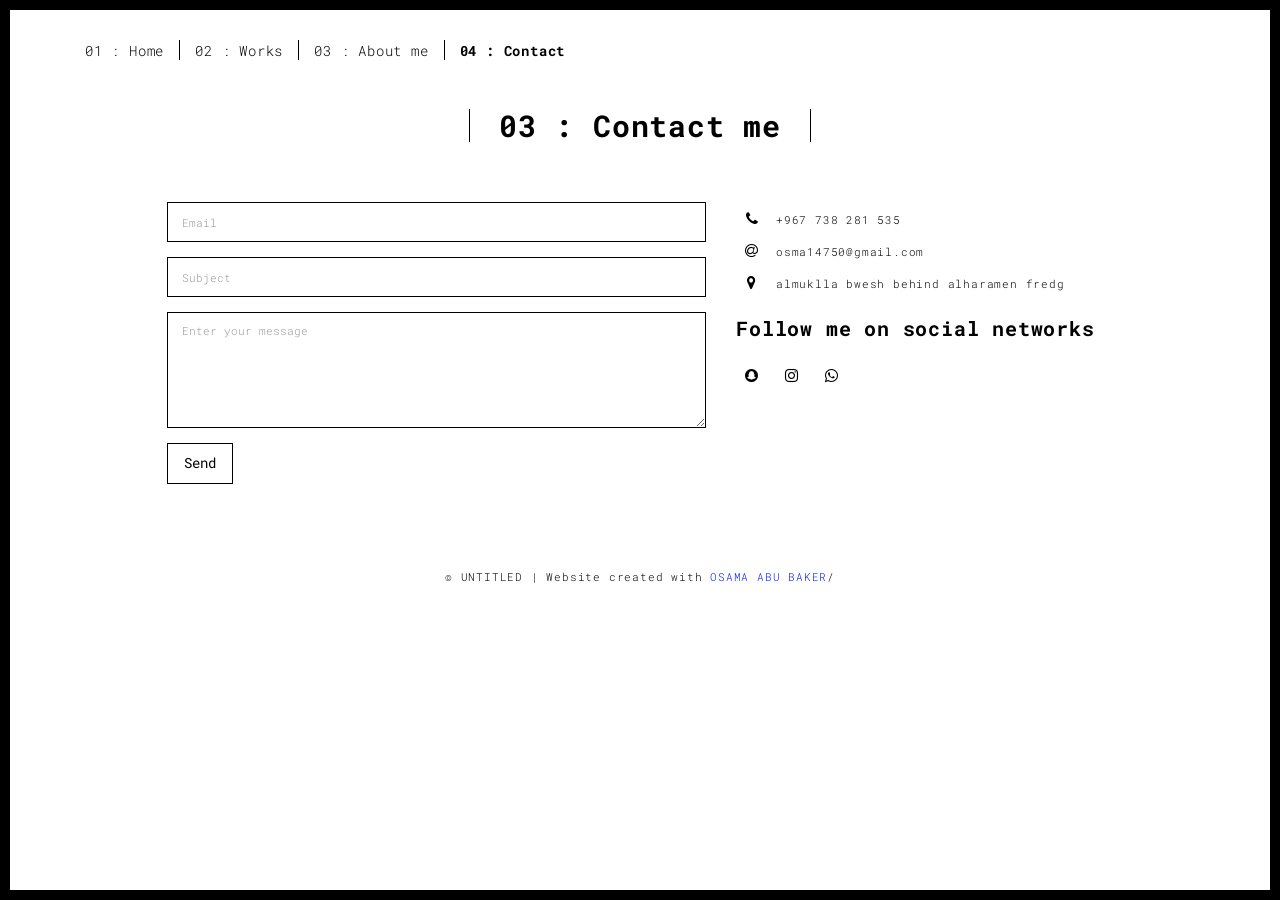
<file: contact.html>
<!DOCTYPE html>
<html lang="en">

<head>
  <meta charset="UTF-8">
  <meta content="IE=edge" http-equiv="X-UA-Compatible">
  <meta content="width=device-width,initial-scale=1" name="viewport">
  <meta content="description" name="description">
  <meta name="google" content="notranslate" />
  <meta content="Mashup templates have been developped by Orson.io team" name="author">

  <meta name="msapplication-tap-highlight" content="no">
  
  <link rel="apple-touch-icon" sizes="180x180" href="./assets/apple-icon-180x180.png">
  <link href="./assets/favicon.ico" rel="icon">

  <title>Title page</title>  

<link href="./assets/main.3f6952e4.css" rel="stylesheet"></head>

<body class="">
<div id="site-border-left"></div>
<div id="site-border-right"></div>
<div id="site-border-top"></div>
<div id="site-border-bottom"></div>
<header>
  <nav class="navbar  navbar-fixed-top navbar-default">
    <div class="container">
        <button type="button" class="navbar-toggle collapsed" data-toggle="collapse" data-target="#navbar-collapse" aria-expanded="false">
          <span class="sr-only">Toggle navigation</span>
          <span class="icon-bar"></span>
          <span class="icon-bar"></span>
          <span class="icon-bar"></span>
        </button>

      <div class="collapse navbar-collapse" id="navbar-collapse">
        <ul class="nav navbar-nav ">
          <li><a href="./index.html" title="">01 : Home</a></li>
          <li><a href="./works.html" title="">02 : Works</a></li>
          <li><a href="./about.html" title="">03 : About me</a></li>
          <li><a href="./contact.html" title="">04 : Contact</a></li>
        </ul>


      </div> 
    </div>
  </nav>
</header>

<div class="section-container">
    <div class="container">
      <div class="row">
        <div class="col-xs-12">
          <div class="section-container-spacer text-center">
            <h1 class="h2">03 : Contact me</h1>
          </div>
          
          <div class="row">
            <div class="col-md-10 col-md-offset-1">
               <form action="" class="reveal-content">
                  <div class="row">
                    <div class="col-md-7">
                      <div class="form-group">
                        <input type="email" class="form-control" id="email" placeholder="Email">
                      </div>
                      <div class="form-group">
                        <input type="text" class="form-control" id="subject" placeholder="Subject">
                      </div>
                      <div class="form-group">
                        <textarea class="form-control" rows="5" placeholder="Enter your message"></textarea>
                      </div>
                      <button type="submit" class="btn btn-default btn-lg">Send</button>
                    </div>
                    <div class="col-md-5 address-container">
                      <ul class="list-unstyled">
                        <li>
                          <span class="fa-icon">
                            <i class="fa fa-phone" aria-hidden="true"></i>
                          </span>
                        +967 738 281 535
                        </li>
                        <li>
                          <span class="fa-icon">
                            <i class="fa fa-at" aria-hidden="true"></i>
                          </span>
                          osma14750@gmail.com
                        </li>
                        <li>
                          <span class="fa-icon">
                            <i class="fa fa fa-map-marker" aria-hidden="true"></i>
                          </span>
                          almuklla bwesh behind alharamen fredg
                        </li>
                      </ul>
                      <h3>Follow me on social networks</h3>
                      <a href="https://www.snapchat.com/add/os.os1001?share_id=VTpHD4M8pX4&locale=ar-EG
                      " title="" class="fa-icon">
                        <i class="fa fa-snapchat"></i>
                      </a>
                      <a href="https://www.instagram.com/osama1___1/" title="" class="fa-icon">
                        <i class="fa fa-instagram"></i>
                      </a>
                      <a href="https://whatsapp.com/dl/" title="" class="fa-icon">
                        <i class="fa fa-whatsapp"></i>
                      </a>

                    </div>
                  </div>
                </form>
            </div>

          </div>
         
       </div>
      </div>
    </div>
  </div>


<footer class="footer-container text-center">
  <div class="container">
    <div class="row">
      <div class="col-xs-12">
        <p>© UNTITLED | Website created with <a href="https://www.linkedin.com/in/osamah-omar/" title="Create website with free html template">OSAMA ABU BAKER</a>/<a href="https://www.linkedin.com/in/osamah-omar/" title="Beautiful Free Images"></a></p>
      </div>
    </div>
  </div>
</footer>

<script>
  document.addEventListener("DOMContentLoaded", function (event) {
     navActivePage();
  });
</script>


 <script type="text/javascript" src="/assets/main.70a66962.js"></script></body>

</html>
</file>
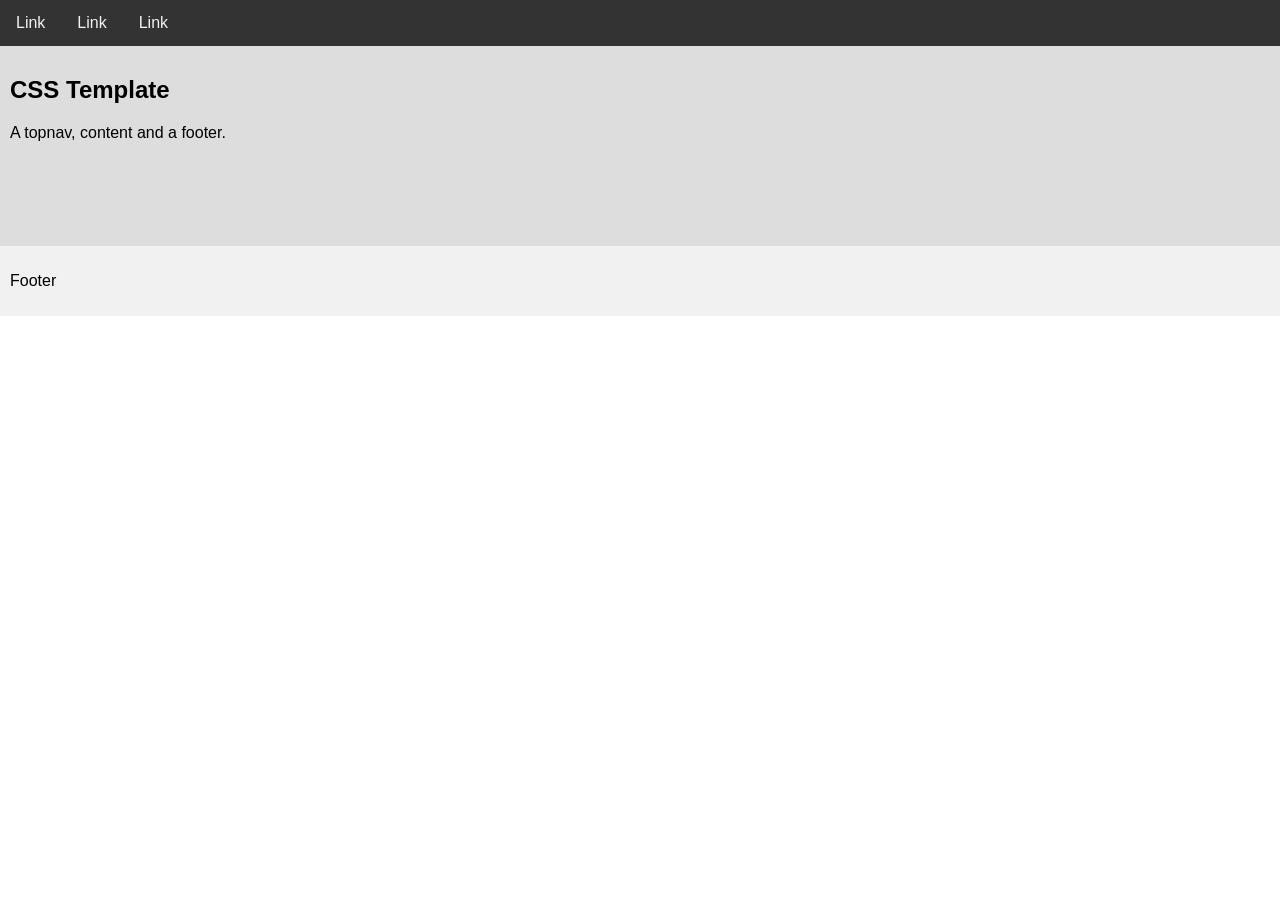
<file: templat.html>
<!DOCTYPE html>
<html lang="en">
<head>
    <meta charset="UTF-8">
    <meta name="viewport" content="width=device-width, initial-scale=1.0">
    <title>Document</title>
</head>
<body>
    <!DOCTYPE html>
<html lang="en">
<head>
<title>CSS Template</title>
<meta charset="utf-8">
<meta name="viewport" content="width=device-width, initial-scale=1">
<style>
* {
  box-sizing: border-box;
  font-family: Arial, Helvetica, sans-serif;
}

body {
  margin: 0;
  font-family: Arial, Helvetica, sans-serif;
}

.topnav {
  overflow: hidden;
  background-color: #333;
}

.topnav a {
  float: left;
  display: block;
  color: #f2f2f2;
  text-align: center;
  padding: 14px 16px;
  text-decoration: none;
}

.topnav a:hover {
  background-color: #ddd;
  color: black;
}

.content {
  background-color: #ddd;
  padding: 10px;
  height: 200px; 
}

.footer {
  background-color: #f1f1f1;
  padding: 10px;
}
</style>
</head>
<body>

<div class="topnav">
  <a href="#">Link</a>
  <a href="#">Link</a>
  <a href="#">Link</a>
</div>

<div class="content">
  <h2>CSS Template</h2>
  <p>A topnav, content and a footer.</p>
</div>

<div class="footer">
  <p>Footer</p>
</div>

</body>
</html>


</body>
</html>
</file>
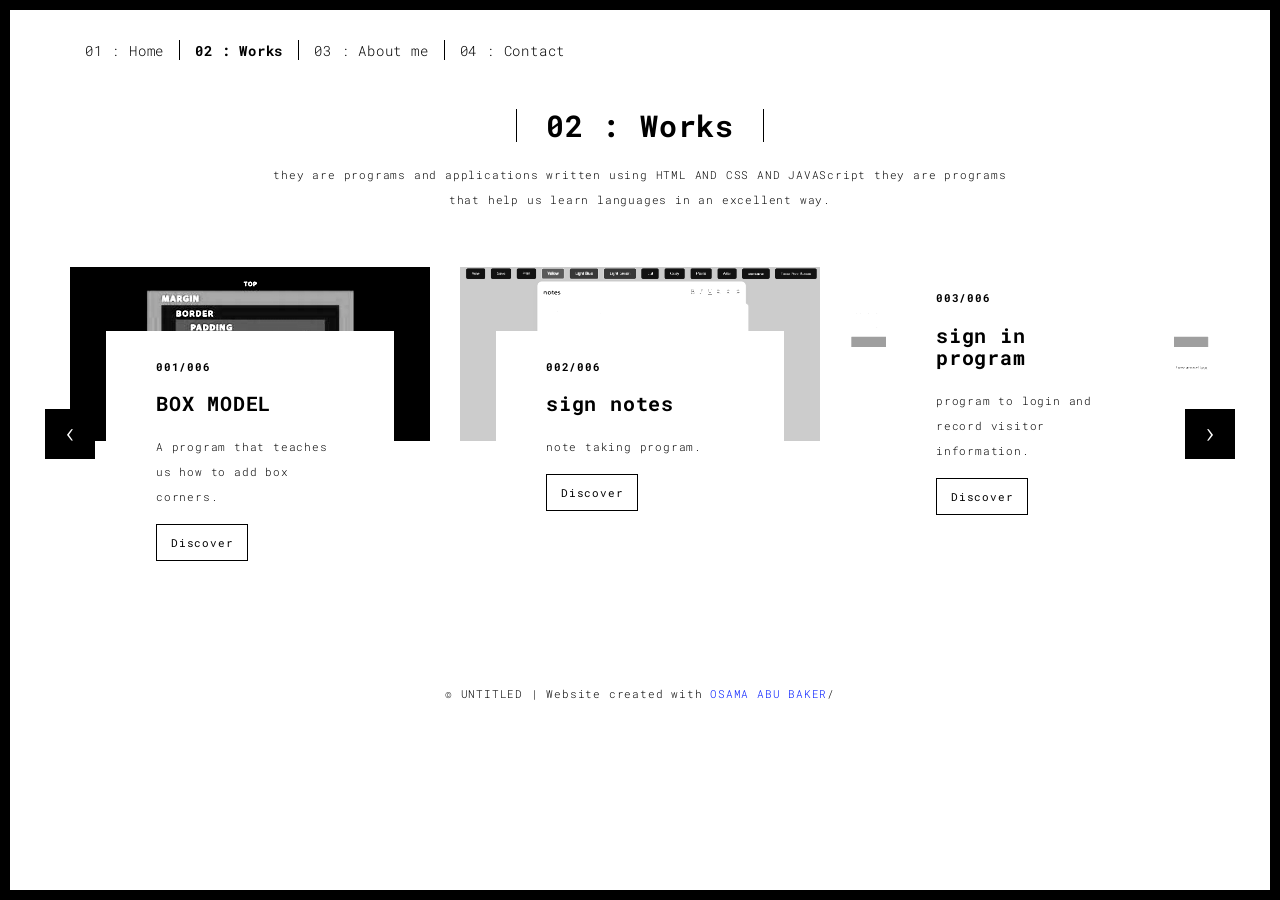
<file: works.html>
<!DOCTYPE html>
<html lang="en">

<head>
  <meta charset="UTF-8">
  <meta content="IE=edge" http-equiv="X-UA-Compatible">
  <meta content="width=device-width,initial-scale=1" name="viewport">
  <meta content="description" name="description">
  <meta name="google" content="notranslate" />
  <meta content="Mashup templates have been developped by Orson.io team" name="author">

  <meta name="msapplication-tap-highlight" content="no">
  
  <link rel="apple-touch-icon" sizes="180x180" href="./assets/apple-icon-180x180.png">
  <link href="./assets/favicon.ico" rel="icon">

  <title>Title page</title>  

<link href="assets/main.3f6952e4.css" rel="stylesheet"></head>

<body class="">
<div id="site-border-left"></div>
<div id="site-border-right"></div>
<div id="site-border-top"></div>
<div id="site-border-bottom"></div>
<header>
  <nav class="navbar  navbar-fixed-top navbar-default">
    <div class="container">
        <button type="button" class="navbar-toggle collapsed" data-toggle="collapse" data-target="#navbar-collapse" aria-expanded="false">
          <span class="sr-only">Toggle navigation</span>
          <span class="icon-bar"></span>
          <span class="icon-bar"></span>
          <span class="icon-bar"></span>
        </button>

      <div class="collapse navbar-collapse" id="navbar-collapse">
        <ul class="nav navbar-nav ">
          <li><a href="./index.html" title="">01 : Home</a></li>
          <li><a href="./works.html" title="">02 : Works</a></li>
          <li><a href="./about.html" title="">03 : About me</a></li>
          <li><a href="./contact.html" title="">04 : Contact</a></li>
        </ul>


      </div> 
    </div>
  </nav>
</header>

<div class="section-container">
  <div class="container">
    <div class="row">
      
      <div class="col-sm-8 col-sm-offset-2 section-container-spacer">
        <div class="text-center">
          <h1 class="h2">02 : Works</h1>
          <p>they are programs and applications written using HTML AND CSS AND JAVAScript they are programs that help us learn languages in an excellent way.</p>
        </div>
      </div>

      <div class="col-md-12">
     
      <div id="myCarousel" class="carousel slide projects-carousel">
        <div class="carousel-inner">
            <div class="item active">
                <div class="row">
                    <div class="col-sm-4">

                      <a href="/projects/ind.html" title="" class="black-image-project-hover">
                        <img src="assets/images/th.jpeg" alt="" class="img-responsive">
                      </a>
                      <div class="card-container card-container-lg">
                        <h4>001/006</h4>
                        <h3>BOX MODEL</h3>
                        <p>A program that teaches us how to add box corners.</p>
                        <a href="projects/ind.html" title="" class="btn btn-default">Discover</a>
                      </div>
                    </div>
                    <div class="col-sm-4">
                      <a href="/projects/N.html" title="" class="black-image-project-hover">
                        <img src="assets/images/Screenshot 2024-11-16 234627.png" alt="" class="img-responsive">
                      </a>
                      <div class="card-container card-container-lg">
                        <h4>002/006</h4>
                        <h3>sign notes</h3>
                        <p>note taking program.</p>
                        <a href="/projects/N.html" title="" class="btn btn-default">Discover</a>
                      </div>
                    </div>
                    <div class="col-sm-4">
                      <a href="/projects/sign in.html in.html" title="" class="black-image-project-hover">
                        <img src="assets/images/Screenshot 2024-11-17 025643.png" alt="" class="img-responsive">
                      </a>
                      <div class="card-container card-container-lg">
                        <h4>003/006</h4>
                        <h3>sign in program</h3>
                        <p>program to login and record visitor information.</p>
                        <a href="/projects/sign in.html in.html" title="" class="btn btn-default">Discover</a>
                      </div>
                    </div>
                    
                </div>
            </div>
            <div class="item">
                <div class="row">
                  <div class="col-sm-4">
                    <a href="/templat.html" class="black-image-project-hover">
                      <img src="assets/images/Screenshot 2024-11-17 051857.png" alt="Image" class="img-responsive">
                    </a>
                    <div class="card-container">
                      <h4>004/006</h4>
                      <h3>template</h3>
                      <p>template to design your own web and make it good  .</p>
                      <a href="/templat.html" class="btn btn-default">Discover</a>
                    </div>
                  </div>
                   <div class="col-sm-4">
                      <a href="/projects/calcuter.html" class="black-image-project-hover">
                        <img src="assets/images/Screenshot 2024-11-17 041506.png" alt="Image" class="img-responsive">
                      </a>
                      <div class="card-container">
                        <h4>005/006</h4>
                        <h3>calculator program</h3>
                        <p>caluclator program to calculate mathematical operations and teach how to creat a program of this type.</p>
                        <a href="/projects/calcuter.html" class="btn btn-default">Discover</a>
                      </div>
                    </div>
                    
                    <div class="col-sm-4">
                      <a href="/projects/yes no.html no.html" class="black-image-project-hover">
                        <img src="assets/images/Screenshot 2024-11-17 044651.png" alt="Image" class="img-responsive">
                      </a>
                      <div class="card-container">
                        <h4>006/006</h4>
                        <h3>yes or no</h3>
                        <p>this program have so many html and css code thats well help you to learn faster.</p>
                        <a href="/projects/yes no.html no.html" class="btn btn-default">Discover</a>
                      </div>
                    </div>
                    
                </div>
            </div>
            
        </div>
        <a class="left carousel-control" href="#myCarousel" data-slide="prev">‹</a>

        <a class="right carousel-control" href="#myCarousel" data-slide="next">›</a>
     </div>



    </div>



    </div>
  </div>
</div>


<footer class="footer-container text-center">
  <div class="container">
    <div class="row">
      <div class="col-xs-12">
        <p>© UNTITLED | Website created with <a href="https://www.linkedin.com/in/osamah-omar/" title="Create website with free html template">OSAMA ABU BAKER</a>/<a href="https://www.linkedin.com/in/osamah-omar/" title="Beautiful Free Images"></a></p>
      </div>
    </div>
  </div>
</footer>

<script>
  document.addEventListener("DOMContentLoaded", function (event) {
     navActivePage();
  });
</script>

 <script type="text/javascript" src="/assets/main.70a66962.js"></script></body>

</html>
</file>
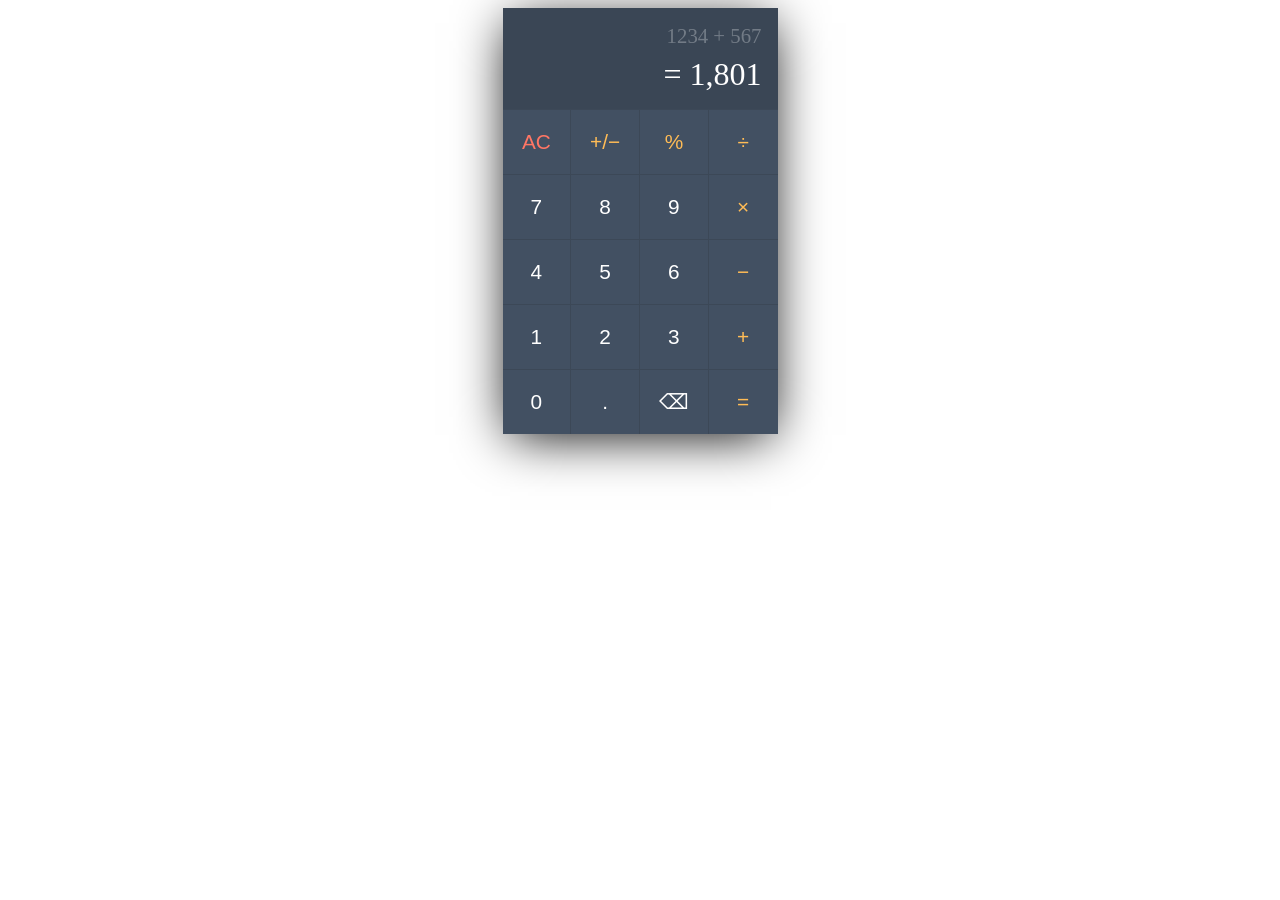
<file: projects/calcuter.html>
<!DOCTYPE html>
<html lang="en">
<head>
    <meta charset="UTF-8">
    <meta name="viewport" content="width=device-width, initial-scale=1.0">
    <title>calcuter</title>
</head>
<body>
    <style >
        .calc-body {
            width: 275px;
            margin: auto;
            min-height: 400px;
            box-shadow: 0 8px 50px -7px black;
            background: #3A4655;
        }
        .calc-screen {
            padding: 1rem;
        }
        #calc-operation {
            font-size: 1.3rem;
            text-align: right;
            color: #727B86;
            padding-bottom: .5rem;
        }
        #calc-typed {
            font-size: 2rem;
            text-align: right;
            color: #fff;
        }
        .calc-button-row{
            display: table;
        }
        .calc-button-row button {
            display: table-cell;
            width: 25%;
            background: #425062;
            color: #fff;
            height: 65px;
            font-size: 1.3rem;
            border: none;
            border-color:#3C4857;
            border-width: 1px 1px 0px 0;
            border-style: solid;
        }
        .calc-button-row button.ac {
            color: #ff7665;
        }
        .calc-button-row button.opt {
            color: #ffbc56;
        }
        .calc-button-row button:nth-child(4n){
            border-right: none;
        }
        .calc-button-row button:active {
            position: relative;
            top: 1px;
        }
        .calc-button-row button:hover {
            background: #3e4b5c;
        }</style>
<div class="calc-body">

    <div class="calc-screen">
        <div id="calc-operation">1234 + 567  </div>
        <div id="calc-typed">= 1,801</div>
    </div>
    
    <div class="calc-button-row">
        <button class="ac">AC</button>
        <button class="opt">&#43;&#47;&#8722;</button>
        <button class="opt">&#37;</button>
        <button class="opt">&#247;</button>
        <button>7</button>
        <button>8</button>
        <button>9</button>
        <button class="opt">&#215;</button>
        <button>4</button>
        <button>5</button>
        <button>6</button>
        <button class="opt">&#8722;</button>
        <button>1</button>
        <button>2</button>
        <button>3</button>
        <button class="opt">&#43;</button>
        <button>0</button>
        <button>.</button>
        <button>&#9003;</button>
        <button class="opt">&#61;</button>
    </div>
    </div>   
</body>
</html>
</file>
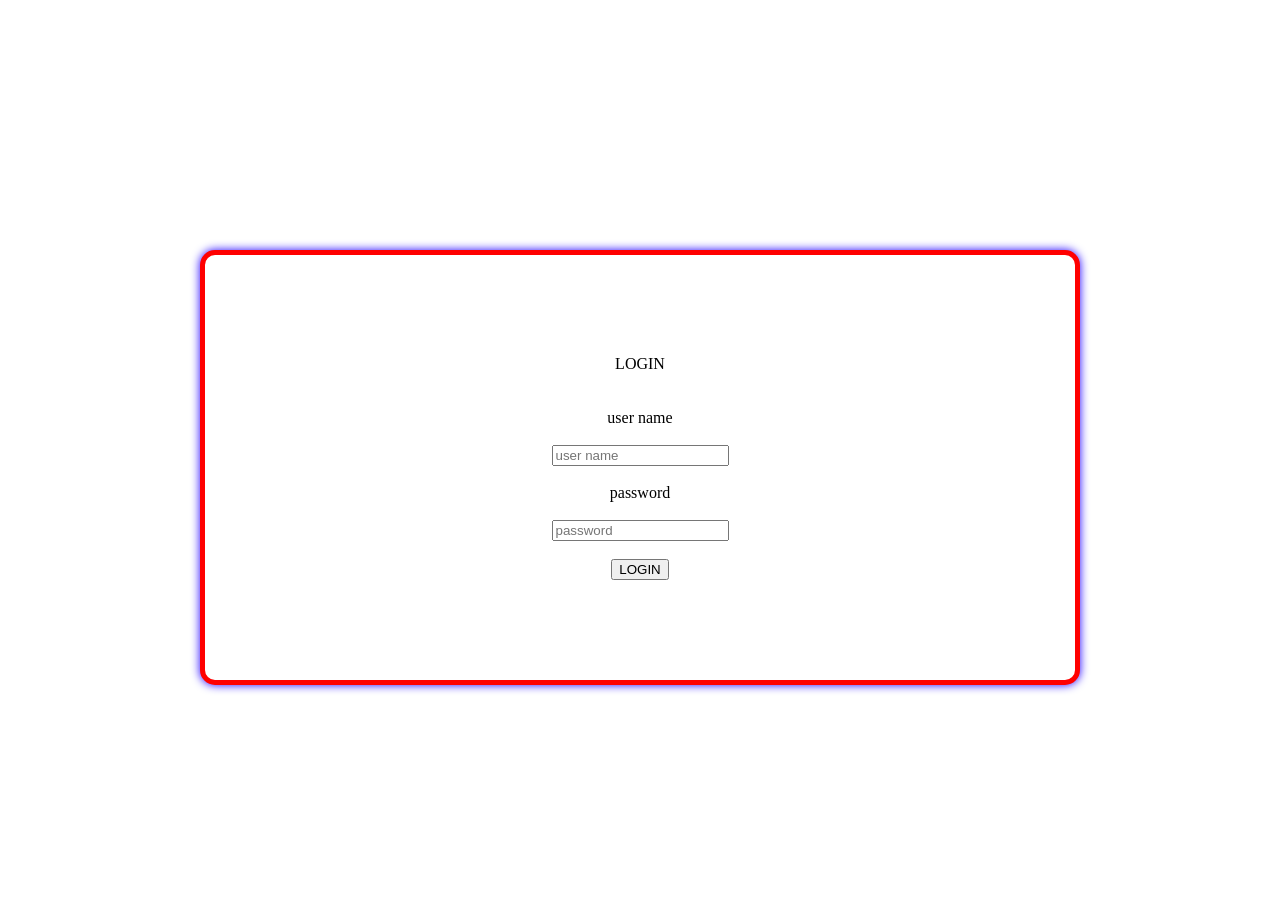
<file: projects/ind.html>
<!DOCTYPE html>
<html lang="en">
<head>
    <style>
        div{
border: 5px solid  red;
text-align: center;
background-color: rgb(255, 255, 255);
padding: 10px;
border-radius: 15px;
box-shadow: 0 0 10px rgb(34, 0, 255);
padding-top: 100px;
padding-bottom: 100px;
}
    </style>
    <meta charset="UTF-8">
    <meta name="viewport" content="width=device-width, initial-scale=1.0">
    <title>box model</title>
</head>
<form>

    <body style="margin-top: 150px;margin-left: 100px;margin-bottom: 100px;margin-right: 100px; padding: 100px;border: 100px;">
        <div>
    
    LOGIN
    <br>
    <br>
    <br>
    user name <br>
    <br>
    <input type="text" placeholder="user name">
    <br>
    <br>
    password <br>
    <br>
    <input type="password" placeholder="password">
    <br>
    <br>
    <input type="submit" value="LOGIN">
        </div>
    


</form>
</body>
</html>
</file>
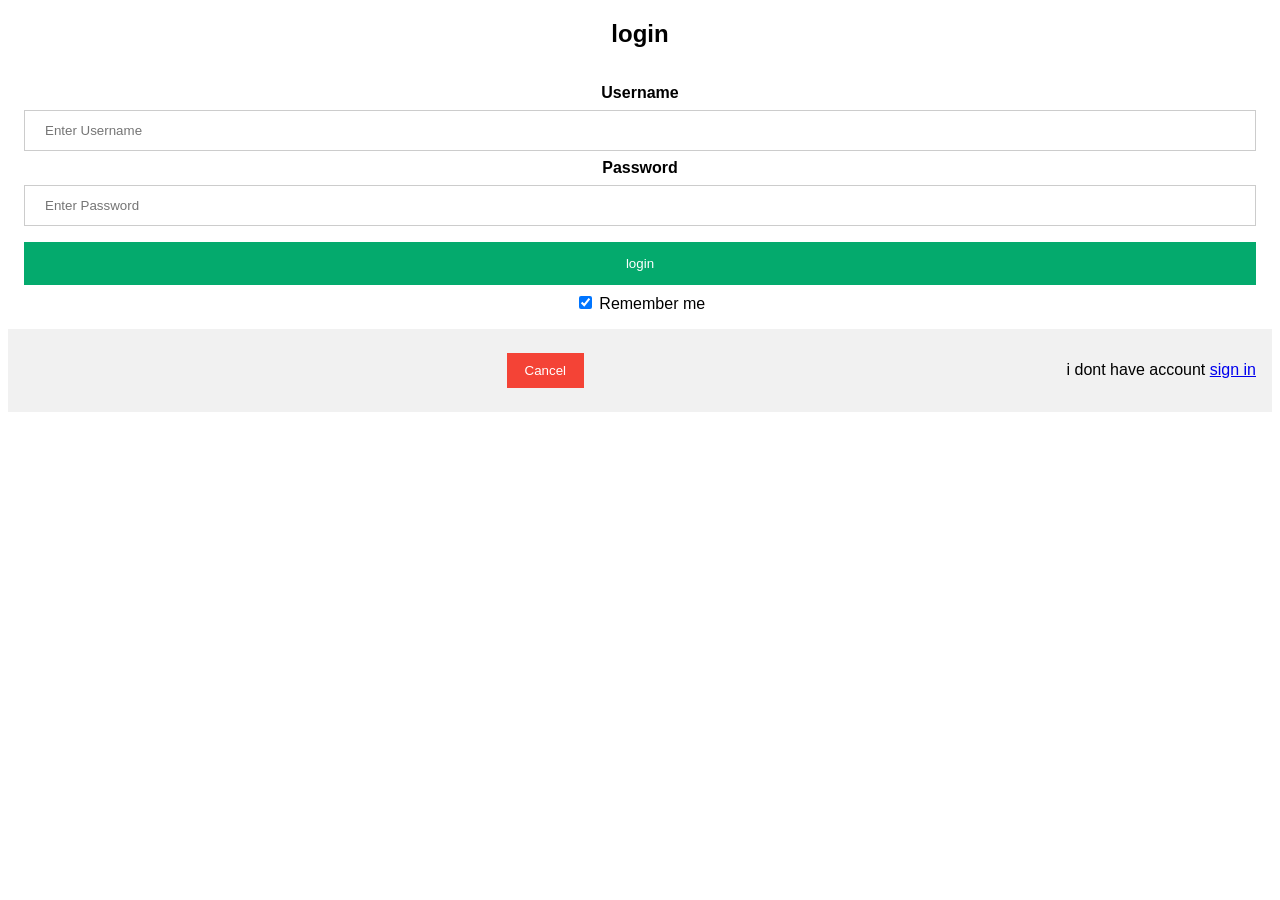
<file: projects/l.html>
<!DOCTYPE html>
<html>
<head>
<meta name="viewport" content="width=device-width, initial-scale=1">
<style>
body {font-family: Arial, Helvetica, sans-serif;}
form {border: 3px solid #f1f1f1;}

input[type=text], input[type=password] {
  width: 100%;
  padding: 12px 20px;
  margin: 8px 0;
  display: inline-block;
  border: 1px solid #ccc;
  box-sizing: border-box;
}

button {
  background-color: #04AA6D;
  color: white;
  padding: 14px 20px;
  margin: 8px 0;
  border: none;
  cursor: pointer;
  width: 100%;
}

button:hover {
  opacity: 0.8;
}

.cancelbtn {
  width: auto;
  padding: 10px 18px;
  background-color: #f44336;
}

.imgcontainer {
  text-align: center;
  margin: 24px 0 12px 0;
}

img.avatar {
  width: 40%;
  border-radius: 50%;
}

.container {
  padding: 16px;
}

span.psw {
  float: right;
  padding-top: 16px;
}

/* Change styles for span and cancel button on extra small screens */
@media screen and (max-width: 300px) {
  span.psw {
     display: block;
     float: none;
  }
  .cancelbtn {
     width: 100%;
  }
}
</style>
</head>
<body>
<center>
    <h2>login</h2>


    <div class="container">
    <label for="uname"><b>Username</b></label>
    <input type="text" placeholder="Enter Username" name="uname" required>
  
    <label for="psw"><b>Password</b></label>
    <input type="password" placeholder="Enter Password" name="psw" required>
          
    <button type="submit">login</button>
    <label>
    <input type="checkbox" checked="checked" name="remember"> Remember me
    </label>
    </div>
  
    <div class="container" style="background-color:#f1f1f1">
    <button type="button" class="cancelbtn">Cancel</button>
    <span class="psw">i dont have account <a href="works/I.html">sign in</a></span>
    </div>
    </form>
  
</center>
</body>
</html>
</file>
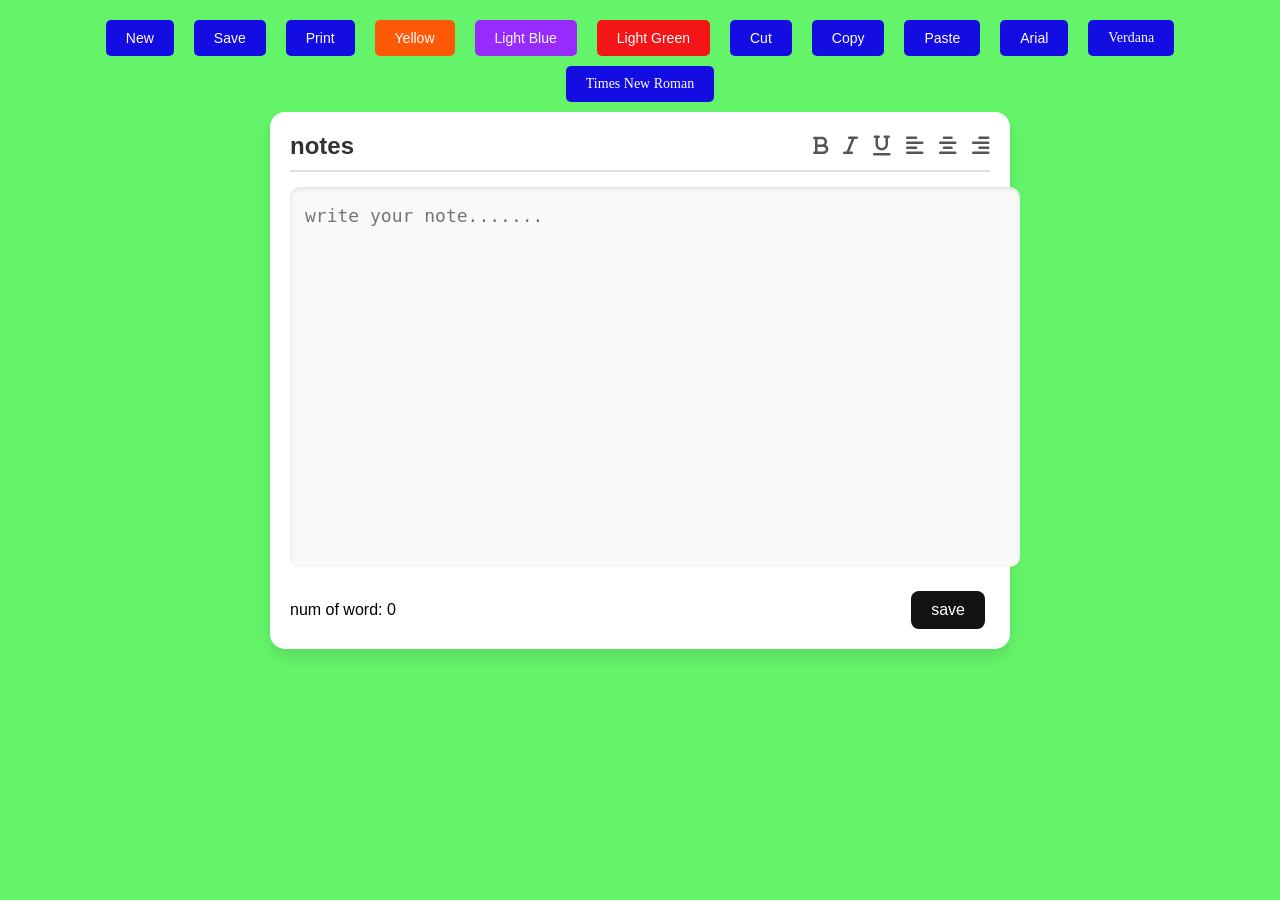
<file: projects/N.HTML>
<!DOCTYPE html>
<html lang="ar">
<head>
    <meta charset="UTF-8">
    <meta name="viewport" content="width=device-width, initial-scale=1.0">
    <title>notes</title>
    <link rel="stylesheet" href="https://cdnjs.cloudflare.com/ajax/libs/font-awesome/6.0.0-beta3/css/all.min.css">
    <style>
        body {
            font-family: 'Segoe UI', Tahoma, Geneva, Verdana, sans-serif;
            background-color: #64f469;
            margin: 0;
            padding: 20px;
        }

        .notepad-container {
            width: 100%;
            max-width: 700px;
            margin: 0 auto;
            background-color: #ffffff;
            border-radius: 15px;
            box-shadow: 0 8px 16px rgba(0, 0, 0, 0.1);
            padding: 20px;
        }

        .notepad-header {
            display: flex;
            justify-content: space-between;
            align-items: center;
            border-bottom: 2px solid #ddd;
            padding-bottom: 10px;
        }

        .notepad-title {
            font-size: 24px;
            font-weight: bold;
            color: #333;
        }

        .icon-buttons {
            display: flex;
            gap: 15px;
        }

        .icon-buttons i {
            font-size: 20px;
            color: #555;
            cursor: pointer;
            transition: color 0.3s ease;
        }

        .icon-buttons i:hover {
            color: #00fbff;
        }

        textarea {
            width: 100%;
            height: 350px;
            border: none;
            font-size: 18px;
            line-height: 1.6;
            margin-top: 15px;
            padding: 15px;
            background-color: #f9f9f9;
            border-radius: 10px;
            resize: none;
            outline: none;
            box-shadow: inset 0 2px 4px rgba(0, 0, 0, 0.1);
        }

        .notepad-footer {
            display: flex;
            justify-content: space-between;
            align-items: center;
            margin-top: 20px;
        }

        .save-button {
            background-color: #111211;
            color: white;
            border: none;
            padding: 10px 20px;
            border-radius: 8px;
            cursor: pointer;
            font-size: 16px;
        }

        .save-button:hover {
            background-color: #65d3fb;
        }
        
  .option {
    width: 20%;

  }
  .toolbar {
    display: flex;
    justify-content: center;
    width: 100%;
    margin-bottom: 10px;
    flex-wrap: wrap;
    gap: 10px;
  }

  button {
    padding: 10px 20px;
    margin: 0 5px;
    background-color: #130ce3;
    color: white;
    border: none;
    border-radius: 5px;
    cursor: pointer;
    font-size: 14px;
    transition: background-color 0.3s;
  }
    </style>
</head>
<body>

    <div style="display: flex;" class="toolbar">
        <button>New</button>
        <button>Save</button>
        <button>Print</button>
        <button style="background-color: #fe5906;">Yellow</button>
        <button style="background-color: #972bfd;">Light Blue</button>
        <button style="background-color: #f41616;">Light Green</button>
        <button>Cut</button>
        <button>Copy</button>
        <button>Paste</button>
        <button style="font-family: Arial;">Arial</button>
        <button style="font-family: Verdana;">Verdana</button>
        <button style="font-family: 'Times New Roman';">Times New Roman</button>
  
      </div>

<div class="notepad-container">
    <div class="notepad-header">
        <div class="notepad-title">notes</div>
        <div class="icon-buttons">
            <i class="fas fa-bold" title="غليظ"></i>
            <i class="fas fa-italic" title="مائل"></i>
            <i class="fas fa-underline" title="تسطير"></i>
            <i class="fas fa-align-left" title="محاذاة لليسار"></i>
            <i class="fas fa-align-center" title="محاذاة للوسط"></i>
            <i class="fas fa-align-right" title="محاذاة لليمين"></i>
        </div>
    </div>

    <textarea placeholder="write your note......."></textarea>

    <div class="notepad-footer">
        <span>num of word: 0</span>
        <button class="save-button">save</button>
    </div>
</div>
<div class="option">


</body>
</html>
</file>
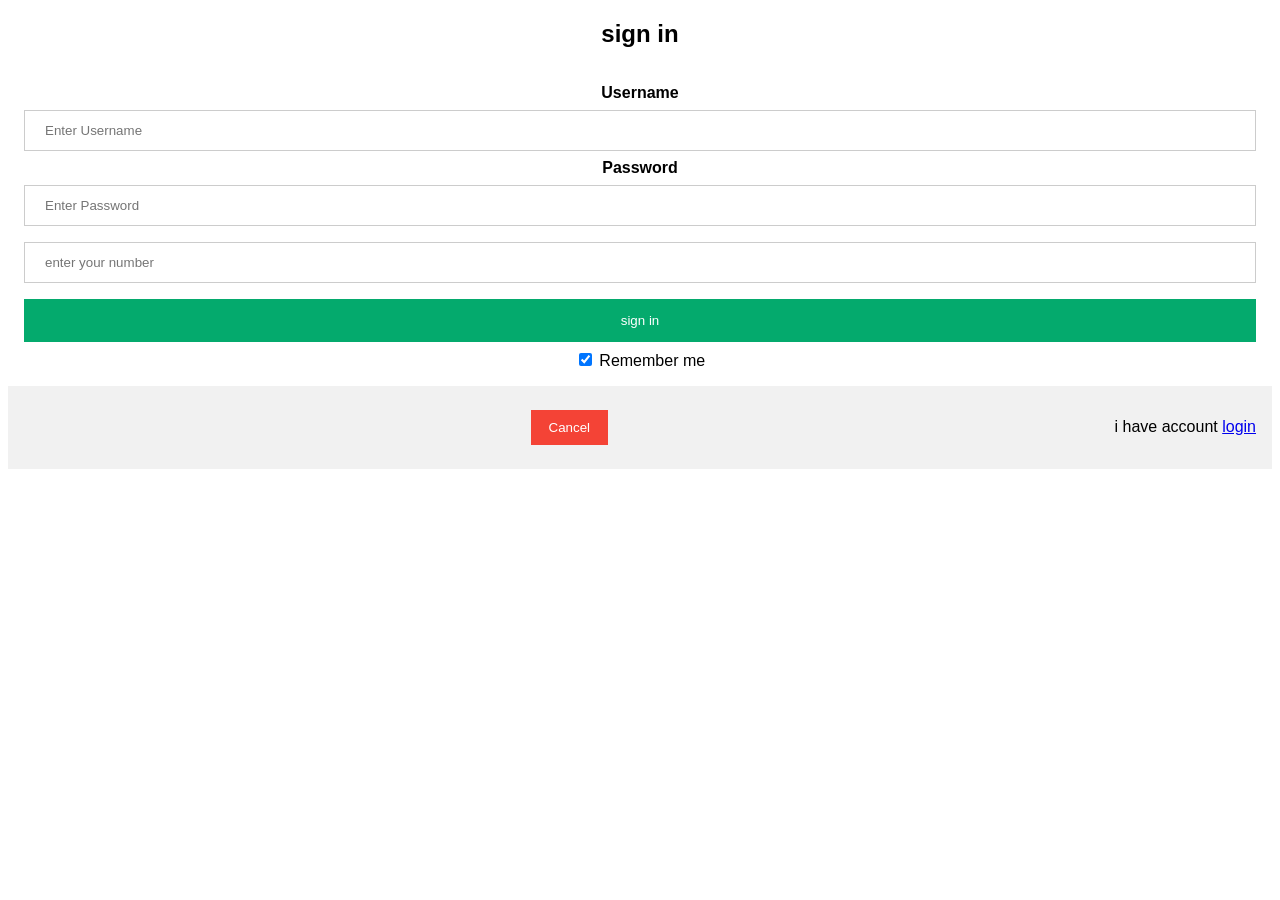
<file: projects/sign in.html>
<!DOCTYPE html>
<html>
<head>
<meta name="viewport" content="width=device-width, initial-scale=1">
<style>
body {font-family: Arial, Helvetica, sans-serif;}
form {border: 3px solid #f1f1f1;}

input[type=text], input[type=password] , input[type=text] {
  width: 100%;
  padding: 12px 20px;
  margin: 8px 0;
  display: inline-block;
  border: 1px solid #ccc;
  box-sizing: border-box;
}

button {
  background-color: #04AA6D;
  color: white;
  padding: 14px 20px;
  margin: 8px 0;
  border: none;
  cursor: pointer;
  width: 100%;
}

button:hover {
  opacity: 0.8;
}

.cancelbtn {
  width: auto;
  padding: 10px 18px;
  background-color: #f44336;
}

.container {
  padding: 16px;
}

span.psw {
  float: right;
  padding-top: 16px;
}

@media screen and (max-width: 300px) {
  span.psw {
     display: block;
     float: none;
  }
  .cancelbtn {
     width: 100%;
  }
}
</style>
</head>
<body>
<center>
    <h2>sign in</h2>


    <div class="container">
    <label for="uname"><b>Username</b></label>
    <input type="text" placeholder="Enter Username" name="uname" required>
  
    <label for="psw"><b>Password</b></label>
    <input type="password" placeholder="Enter Password" name="psw" required>
          
    <input type="text" placeholder="enter your number" name="77******" required>
    <button type="submit">sign in</button>
    <label>
    <input type="checkbox" checked="checked" name="remember"> Remember me
    </label>
    </div>
  
    <div class="container" style="background-color:#f1f1f1">
    <button type="button" class="cancelbtn">Cancel</button>
    <span class="psw">i have account <a href="/works.html">login</a></span>
    </div>
    </form>
  
</center>
</body>
</html>
</file>
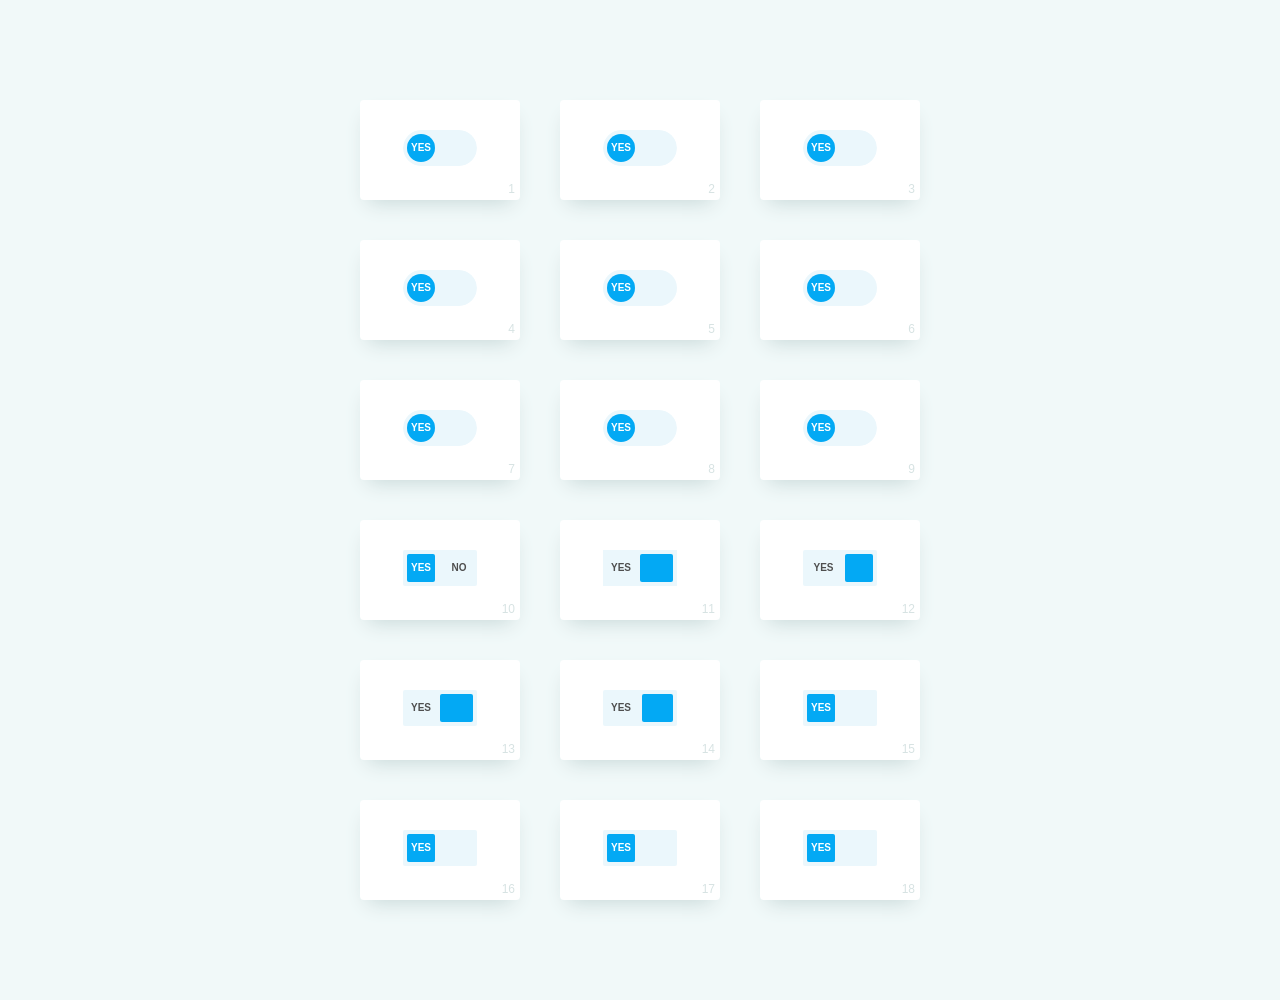
<file: projects/yes no.html>
<!DOCTYPE html>
<html lang="en">
<head>
    <meta charset="UTF-8">
    <meta name="viewport" content="width=device-width, initial-scale=1.0">
    <title>choose yes or no</title>
</head>
<body>
    <style>* {
        user-select: none;
        -webkit-tap-highlight-color: transparent;
      }
      
      *:focus {
        outline: none;
      }
      
      body {
        font-family: Arial, Helvetica, sans-serif;
        margin: 0;
        background-color: #f1f9f9;
      }
      
      #app-cover {
        display: table;
        width: 600px;
        margin: 80px auto;
        counter-reset: button-counter;
      }
      
      .row {
        display: table-row;
      }
      
      .toggle-button-cover {
        display: table-cell;
        position: relative;
        width: 200px;
        height: 140px;
        box-sizing: border-box;
      }
      
      .button-cover {
        height: 100px;
        margin: 20px;
        background-color: #fff;
        box-shadow: 0 10px 20px -8px #c5d6d6;
        border-radius: 4px;
      }
      
      .button-cover:before {
        counter-increment: button-counter;
        content: counter(button-counter);
        position: absolute;
        right: 0;
        bottom: 0;
        color: #d7e3e3;
        font-size: 12px;
        line-height: 1;
        padding: 5px;
      }
      
      .button-cover,
      .knobs,
      .layer {
        position: absolute;
        top: 0;
        right: 0;
        bottom: 0;
        left: 0;
      }
      
      .button {
        position: relative;
        top: 50%;
        width: 74px;
        height: 36px;
        margin: -20px auto 0 auto;
        overflow: hidden;
      }
      
      .button.r,
      .button.r .layer {
        border-radius: 100px;
      }
      
      .button.b2 {
        border-radius: 2px;
      }
      
      .checkbox {
        position: relative;
        width: 100%;
        height: 100%;
        padding: 0;
        margin: 0;
        opacity: 0;
        cursor: pointer;
        z-index: 3;
      }
      
      .knobs {
        z-index: 2;
      }
      
      .layer {
        width: 100%;
        background-color: #ebf7fc;
        transition: 0.3s ease all;
        z-index: 1;
      }
      
      /* Button 1 */
      #button-1 .knobs:before {
        content: "YES";
        position: absolute;
        top: 4px;
        left: 4px;
        width: 20px;
        height: 10px;
        color: #fff;
        font-size: 10px;
        font-weight: bold;
        text-align: center;
        line-height: 1;
        padding: 9px 4px;
        background-color: #03a9f4;
        border-radius: 50%;
        transition: 0.3s cubic-bezier(0.18, 0.89, 0.35, 1.15) all;
      }
      
      #button-1 .checkbox:checked + .knobs:before {
        content: "NO";
        left: 42px;
        background-color: #f44336;
      }
      
      #button-1 .checkbox:checked ~ .layer {
        background-color: #fcebeb;
      }
      
      #button-1 .knobs,
      #button-1 .knobs:before,
      #button-1 .layer {
        transition: 0.3s ease all;
      }
      
      /* Button 2 */
      #button-2 .knobs:before,
      #button-2 .knobs:after {
        content: "YES";
        position: absolute;
        top: 4px;
        left: 4px;
        width: 20px;
        height: 10px;
        color: #fff;
        font-size: 10px;
        font-weight: bold;
        text-align: center;
        line-height: 1;
        padding: 9px 4px;
        background-color: #03a9f4;
        border-radius: 50%;
        transition: 0.3s ease all;
      }
      
      #button-2 .knobs:before {
        content: "YES";
      }
      
      #button-2 .knobs:after {
        content: "NO";
      }
      
      #button-2 .knobs:after {
        right: -28px;
        left: auto;
        background-color: #f44336;
      }
      
      #button-2 .checkbox:checked + .knobs:before {
        left: -28px;
      }
      
      #button-2 .checkbox:checked + .knobs:after {
        right: 4px;
      }
      
      #button-2 .checkbox:checked ~ .layer {
        background-color: #fcebeb;
      }
      
      /* Button 3 */
      #button-3 .knobs:before {
        content: "YES";
        position: absolute;
        top: 4px;
        left: 4px;
        width: 20px;
        height: 10px;
        color: #fff;
        font-size: 10px;
        font-weight: bold;
        text-align: center;
        line-height: 1;
        padding: 9px 4px;
        background-color: #03a9f4;
        border-radius: 50%;
        transition: 0.3s ease all, left 0.3s cubic-bezier(0.18, 0.89, 0.35, 1.15);
      }
      
      #button-3 .checkbox:active + .knobs:before {
        width: 46px;
        border-radius: 100px;
      }
      
      #button-3 .checkbox:checked:active + .knobs:before {
        margin-left: -26px;
      }
      
      #button-3 .checkbox:checked + .knobs:before {
        content: "NO";
        left: 42px;
        background-color: #f44336;
      }
      
      #button-3 .checkbox:checked ~ .layer {
        background-color: #fcebeb;
      }
      
      /* Button 4 */
      #button-4 .knobs:before,
      #button-4 .knobs:after {
        position: absolute;
        top: 4px;
        left: 4px;
        width: 20px;
        height: 10px;
        color: #fff;
        font-size: 10px;
        font-weight: bold;
        text-align: center;
        line-height: 1;
        padding: 9px 4px;
        background-color: #03a9f4;
        border-radius: 50%;
        transition: 0.3s cubic-bezier(0.18, 0.89, 0.35, 1.15) all;
      }
      
      #button-4 .knobs:before {
        content: "YES";
      }
      
      #button-4 .knobs:after {
        content: "NO";
      }
      
      #button-4 .knobs:after {
        top: -28px;
        right: 4px;
        left: auto;
        background-color: #f44336;
      }
      
      #button-4 .checkbox:checked + .knobs:before {
        top: -28px;
      }
      
      #button-4 .checkbox:checked + .knobs:after {
        top: 4px;
      }
      
      #button-4 .checkbox:checked ~ .layer {
        background-color: #fcebeb;
      }
      
      /* Button 5 */
      #button-5 {
        perspective: 60px;
        overflow: visible;
      }
      
      #button-5 .knobs:before,
      #button-5 .knobs span {
        content: "";
        position: absolute;
        top: 4px;
        left: 4px;
        width: 20px;
        height: 10px;
        color: #fff;
        font-size: 10px;
        font-weight: bold;
        text-align: center;
        line-height: 1;
        padding: 9px 4px;
        border-radius: 50%;
        transition: 0.3s cubic-bezier(0.18, 0.89, 0.35, 1.15) all;
      }
      
      #button-5 .knobs:before {
        background-color: #03a9f4;
      }
      
      #button-5 .knobs span:before {
        content: "YES";
      }
      
      #button-5 .knobs:before,
      #button-5 .layer {
        transform: rotateY(0);
        transform-origin: center;
      }
      
      #button-5 .checkbox:checked + .knobs:before,
      #button-5 .checkbox:checked + .knobs span {
        left: 42px;
      }
      
      #button-5 .checkbox:checked + .knobs:before {
        transform: rotateY(180deg);
        background-color: #f44336;
      }
      
      #button-5 .checkbox:checked + .knobs span:before {
        content: "NO";
        left: 42px;
      }
      
      #button-5 .checkbox:checked ~ .layer {
        background-color: #fcebeb;
        transform: rotateY(-180deg);
      }
      
      #button-5 .knobs,
      #button-5 .knobs:before,
      #button-5 .layer {
        transition: 0.3s ease all;
      }
      
      /* Button 6 */
      #button-6 {
        overflow: visible;
      }
      
      #button-6 .knobs:before {
        content: "YES";
        position: absolute;
        top: 4px;
        left: 4px;
        width: 20px;
        height: 10px;
        color: #fff;
        font-size: 10px;
        font-weight: bold;
        text-align: center;
        line-height: 1;
        padding: 9px 4px;
        background-color: #03a9f4;
        border-radius: 50%;
      }
      
      #button-6 .layer,
      #button-6 .knobs,
      #button-6 .knobs:before {
        transform: rotateZ(0);
        transition: 0.4s cubic-bezier(0.18, 0.89, 0.35, 1.15) all;
      }
      
      #button-6 .checkbox:checked + .knobs {
        transform: rotateZ(-180deg);
      }
      
      #button-6 .checkbox:checked + .knobs:before {
        content: "NO";
        background-color: #f44336;
        transform: rotateZ(180deg);
      }
      
      #button-6 .checkbox:checked ~ .layer {
        background-color: #fcebeb;
        transform: rotateZ(180deg);
      }
      
      /* Button 7 */
      #button-7 .knobs:before,
      #button-7 .knobs:after,
      #button-7 .knobs span {
        position: absolute;
        top: 4px;
        width: 20px;
        height: 10px;
        font-size: 10px;
        font-weight: bold;
        text-align: center;
        line-height: 1;
        padding: 9px 4px;
        border-radius: 50%;
      }
      
      #button-7 .knobs:before {
        content: "YES";
        left: 4px;
        color: #fff;
        opacity: 1;
      }
      
      #button-7 .knobs:after {
        content: "N";
        left: 42px;
        color: #fff;
        width: 14px;
        text-align: left;
        padding: 9px 7px;
        background-color: #f44336;
        opacity: 0;
      }
      
      #button-7 .knobs:before,
      #button-7 .knobs:after {
        transition: 0.3s ease all;
        z-index: 2;
      }
      
      #button-7 .knobs span {
        left: 4px;
        background-color: #03a9f4;
        transition: 0.2s ease all;
        z-index: 1;
      }
      
      #button-7 .checkbox:checked + .knobs:before {
        opacity: 0;
      }
      
      #button-7 .checkbox:checked + .knobs:after {
        opacity: 1;
      }
      
      #button-7 .checkbox:checked + .knobs span {
        top: 14px;
        left: 56px;
        width: 2px;
        height: 2px;
        padding: 3px;
        background-color: #fff;
        z-index: 3;
      }
      
      #button-7 .checkbox:checked ~ .layer {
        background-color: #fcebeb;
      }
      
      /* Button 8 */
      #button-8 .knobs:before,
      #button-8 .knobs:after,
      #button-8 .knobs span {
        position: absolute;
        top: 4px;
        width: 20px;
        height: 10px;
        font-size: 10px;
        font-weight: bold;
        text-align: center;
        line-height: 1;
        padding: 9px 4px;
        border-radius: 50%;
        transition: 0.3s ease all;
      }
      
      #button-8 .knobs:before {
        content: "YES";
        color: #fff;
        left: 4px;
      }
      
      #button-8 .knobs:after {
        content: "NO";
        left: 42px;
        color: #fff;
        background-color: #f44336;
        opacity: 0;
      }
      
      #button-8 .knobs:before,
      #button-8 .knobs:after {
        z-index: 2;
      }
      
      #button-8 .knobs span {
        left: 4px;
        background-color: #03a9f4;
        z-index: 1;
      }
      
      #button-8 .checkbox:checked + .knobs:before {
        opacity: 0;
      }
      
      #button-8 .checkbox:checked + .knobs:after {
        opacity: 1;
      }
      
      #button-8 .checkbox:checked + .knobs span {
        background-color: #fcebeb;
        transform: scale(4);
      }
      
      /* Button 9 */
      #button-9 .knobs:before,
      #button-9 .knobs:after,
      #button-9 .knobs span {
        position: absolute;
        top: 4px;
        width: 20px;
        height: 10px;
        font-size: 10px;
        font-weight: bold;
        text-align: center;
        line-height: 1;
        padding: 9px 4px;
        border-radius: 50%;
        transition: 0.4s cubic-bezier(0.18, 0.89, 0.35, 1.15) all;
      }
      
      #button-9 .knobs:before {
        content: "YES";
        left: 4px;
      }
      
      #button-9 .knobs:after {
        content: "NO";
        right: -24px;
      }
      
      #button-9 .knobs:before,
      #button-9 .knobs:after {
        color: #fff;
        z-index: 2;
      }
      
      #button-9 .knobs span {
        left: 4px;
        background-color: #03a9f4;
        z-index: 1;
      }
      
      #button-9 .checkbox:checked + .knobs:before {
        left: -24px;
      }
      
      #button-9 .checkbox:checked + .knobs:after {
        right: 4px;
      }
      
      #button-9 .checkbox:checked + .knobs span {
        left: 42px;
        background-color: #f44336;
      }
      
      #button-9 .checkbox:checked ~ .layer {
        background-color: #fcebeb;
      }
      
      /* Button 10 */
      #button-10 .knobs:before,
      #button-10 .knobs:after,
      #button-10 .knobs span {
        position: absolute;
        top: 4px;
        width: 20px;
        height: 10px;
        font-size: 10px;
        font-weight: bold;
        text-align: center;
        line-height: 1;
        padding: 9px 4px;
        border-radius: 2px;
        transition: 0.3s ease all;
      }
      
      #button-10 .knobs:before {
        content: "";
        left: 4px;
        background-color: #03a9f4;
      }
      
      #button-10 .knobs:after {
        content: "NO";
        right: 4px;
        color: #4e4e4e;
      }
      
      #button-10 .knobs span {
        display: inline-block;
        left: 4px;
        color: #fff;
        z-index: 1;
      }
      
      #button-10 .checkbox:checked + .knobs span {
        color: #4e4e4e;
      }
      
      #button-10 .checkbox:checked + .knobs:before {
        left: 42px;
        background-color: #f44336;
      }
      
      #button-10 .checkbox:checked + .knobs:after {
        color: #fff;
      }
      
      #button-10 .checkbox:checked ~ .layer {
        background-color: #fcebeb;
      }
      
      /* Button 11 */
      #button-11 {
        overflow: visible;
      }
      
      #button-11 .knobs {
        perspective: 70px;
      }
      
      #button-11 .knobs:before,
      #button-11 .knobs:after,
      #button-11 .knobs span {
        position: absolute;
        top: 4px;
        border-radius: 2px;
      }
      
      #button-11 .knobs:before,
      #button-11 .knobs:after {
        width: 20px;
        height: 10px;
        color: #4e4e4e;
        font-size: 10px;
        font-weight: bold;
        text-align: center;
        line-height: 1;
        padding: 9px 4px;
      }
      
      #button-11 .knobs:before {
        content: "YES";
        left: 4px;
      }
      
      #button-11 .knobs:after {
        content: "NO";
        right: 4px;
      }
      
      #button-11 .knobs span {
        right: 4px;
        width: 33px;
        height: 28px;
        background-color: #03a9f4;
        transform: rotateY(0);
        transform-origin: 0% 50%;
        transition: 0.6s ease all;
        z-index: 1;
      }
      
      #button-11 .checkbox:checked + .knobs span {
        transform: rotateY(-180deg);
        background-color: #f44336;
      }
      
      #button-11 .checkbox:checked ~ .layer {
        background-color: #fcebeb;
      }
      
      /* Button 12 */
      #button-12 .knobs:before,
      #button-12 .knobs:after,
      #button-12 .knobs span,
      #button-12 .knobs span:before,
      #button-12 .knobs span:after {
        position: absolute;
        top: 4px;
        font-size: 10px;
        font-weight: bold;
        text-align: center;
        line-height: 1;
        border-radius: 2px;
        transition: 0.3s ease all;
      }
      
      #button-12 .knobs:before {
        content: "YES";
        left: 4px;
      }
      
      #button-12 .knobs:after {
        content: "NO";
        right: 4px;
      }
      
      #button-12 .knobs:before,
      #button-12 .knobs:after {
        width: 27px;
        height: 10px;
        color: #4e4e4e;
        padding: 9px 3px;
        z-index: 1;
      }
      
      #button-12 .knobs span {
        display: inline-block;
        z-index: 2;
      }
      
      #button-12 .knobs span,
      #button-12 .knobs span:before,
      #button-12 .knobs span:after {
        width: 20px;
        height: 10px;
        padding: 9px 4px;
      }
      
      #button-12 .knobs span:before,
      #button-12 .knobs span:after {
        content: "";
        top: 0;
      }
      
      #button-12 .knobs span:before {
        left: -28px;
        background-color: #f44336;
      }
      
      #button-12 .knobs span:after {
        right: -42px;
        background-color: #03a9f4;
      }
      
      #button-12 .checkbox:checked + .knobs span:before {
        left: 4px;
      }
      
      #button-12 .checkbox:checked + .knobs span:after {
        right: -74px;
      }
      
      #button-12 .checkbox:checked ~ .layer {
        background-color: #fcebeb;
      }
      
      /* Button 13 */
      #button-13 .knobs:before,
      #button-13 .knobs:after,
      #button-13 .knobs span {
        position: absolute;
        top: 4px;
        width: 20px;
        height: 10px;
        font-size: 10px;
        font-weight: bold;
        text-align: center;
        line-height: 1;
        padding: 9px 4px;
        border-radius: 2px;
        transition: 0.3s ease all;
      }
      
      #button-13 .knobs:before,
      #button-13 .knobs:after {
        color: #4e4e4e;
        z-index: 1;
      }
      
      #button-13 .knobs:before {
        content: "YES";
        left: 4px;
      }
      
      #button-13 .knobs:after {
        content: "NO";
        right: 4px;
      }
      
      #button-13 .knobs span {
        width: 25px;
        left: 37px;
        background-color: #03a9f4;
        z-index: 2;
      }
      
      #button-13 .checkbox:checked + .knobs span {
        left: 4px;
        background-color: #f44336;
      }
      
      #button-13 .checkbox:checked ~ .layer {
        background-color: #fcebeb;
      }
      
      /* Button 14 */
      #button-14 .knobs:before,
      #button-14 .knobs:after,
      #button-14 .knobs span:before,
      #button-14 .knobs span:after {
        position: absolute;
        top: 4px;
        width: 20px;
        height: 10px;
        font-size: 10px;
        font-weight: bold;
        text-align: center;
        line-height: 1;
        padding: 9px 4px;
        border-radius: 2px;
        transition: 0.3s ease all;
      }
      
      #button-14 .knobs:before,
      #button-14 .knobs:after {
        color: #4e4e4e;
        z-index: 1;
      }
      
      #button-14 .knobs:before {
        content: "YES";
        left: 4px;
      }
      
      #button-14 .knobs:after {
        content: "NO";
        right: 4px;
      }
      
      #button-14 .knobs span {
        top: 0;
        left: 0;
        display: block;
        width: 100%;
        height: 100%;
      }
      
      #button-14 .knobs span:before {
        left: 4px;
        top: -28px;
        background-color: #f44336;
      }
      
      #button-14 .knobs span:after {
        top: 4px;
        left: 39px;
        background-color: #03a9f4;
      }
      
      #button-14 .knobs span:before,
      #button-14 .knobs span:after {
        content: "";
        width: 23px;
        z-index: 2;
      }
      
      #button-14 .checkbox:checked + .knobs span:before {
        top: 4px;
      }
      
      #button-14 .checkbox:checked + .knobs span:after {
        top: -28px;
      }
      
      #button-14 .checkbox:checked ~ .layer {
        background-color: #fcebeb;
      }
      
      /* Button 15 */
      #button-15 .knobs:before,
      #button-15 .knobs:after {
        position: absolute;
        top: 4px;
        width: 20px;
        height: 10px;
        color: #fff;
        font-size: 10px;
        font-weight: bold;
        text-align: center;
        line-height: 1;
        padding: 9px 4px;
        opacity: 1;
        border-radius: 2px;
        transform: scale(1);
        transition: 0.3s cubic-bezier(0.18, 0.89, 0.35, 1.15) all;
      }
      
      #button-15 .knobs:before {
        content: "YES";
        left: 4px;
        background-color: #03a9f4;
      }
      
      #button-15 .knobs:after {
        content: "NO";
        right: 4px;
        opacity: 0;
        transform: scale(4);
        background-color: #f44336;
      }
      
      #button-15 .checkbox:checked + .knobs:before {
        opacity: 0;
        transform: scale(4);
      }
      
      #button-15 .checkbox:checked + .knobs:after {
        opacity: 1;
        transform: scale(1);
      }
      
      #button-15 .checkbox:checked ~ .layer {
        background-color: #fcebeb;
      }
      
      /* Button 16 */
      #button-16 .knobs:before {
        content: "YES";
        position: absolute;
        top: 4px;
        left: 4px;
        width: 20px;
        height: 10px;
        color: #fff;
        font-size: 10px;
        font-weight: bold;
        text-align: center;
        line-height: 1;
        padding: 9px 4px;
        background-color: #03a9f4;
        border-radius: 2px;
        transition: 0.3s ease all, left 0.3s cubic-bezier(0.18, 0.89, 0.35, 1.15);
      }
      
      #button-16 .checkbox:active + .knobs:before {
        width: 46px;
      }
      
      #button-16 .checkbox:checked:active + .knobs:before {
        margin-left: -26px;
      }
      
      #button-16 .checkbox:checked + .knobs:before {
        content: "NO";
        left: 42px;
        background-color: #f44336;
      }
      
      #button-16 .checkbox:checked ~ .layer {
        background-color: #fcebeb;
      }
      
      /* Button 17 */
      #button-17 .knobs:before,
      #button-17 .knobs span {
        content: "YES";
        position: absolute;
        top: 4px;
        left: 4px;
        width: 20px;
        height: 10px;
        color: #fff;
        font-size: 10px;
        font-weight: bold;
        text-align: center;
        line-height: 1;
        padding: 9px 4px;
      }
      
      #button-17 .knobs:before {
        transition: 0.3s ease all, left 0.5s cubic-bezier(0.18, 0.89, 0.35, 1.15);
        z-index: 2;
      }
      
      #button-17 .knobs span {
        background-color: #03a9f4;
        border-radius: 2px;
        transition: 0.3s ease all, left 0.3s cubic-bezier(0.18, 0.89, 0.35, 1.15);
        z-index: 1;
      }
      
      #button-17 .checkbox:checked + .knobs:before {
        content: "NO";
        left: 42px;
      }
      
      #button-17 .checkbox:checked + .knobs span {
        left: 42px;
        background-color: #f44336;
      }
      
      #button-17 .checkbox:checked ~ .layer {
        background-color: #fcebeb;
      }
      
      /* Button 18 */
      #button-18 .knobs:before,
      #button-18 .knobs span {
        content: "YES";
        position: absolute;
        top: 4px;
        left: 4px;
        color: #fff;
        font-size: 10px;
        font-weight: bold;
        text-align: center;
        line-height: 1;
        background-color: #03a9f4;
        border-radius: 2px;
      }
      
      #button-18 .knobs:before {
        top: 50%;
        left: 8px;
        width: 20px;
        height: 10px;
        margin-top: -5px;
        background-color: transparent;
        z-index: 2;
      }
      
      #button-18 .knobs span {
        width: 20px;
        height: 10px;
        padding: 9px 4px;
        transition: 0.3s ease all, left 0.3s cubic-bezier(0.18, 0.89, 0.35, 1.15);
        z-index: 1;
      }
      
      #button-18 .checkbox:active + .knobs:before {
        left: 10px;
        width: 46px;
        height: 4px;
        color: transparent;
        margin-top: -2px;
        background-color: #0095d8;
        transition: 0.3s ease all;
        overflow: hidden;
      }
      
      #button-18 .checkbox:active + .knobs span {
        width: 58px;
      }
      
      #button-18 .checkbox:checked:active + .knobs:before {
        left: auto;
        right: 10px;
        background-color: #d80000;
      }
      
      #button-18 .checkbox:checked:active + .knobs span {
        margin-left: -38px;
      }
      
      #button-18 .checkbox:checked + .knobs:before {
        content: "NO";
        left: 47px;
      }
      
      #button-18 .checkbox:checked + .knobs span {
        left: 42px;
        background-color: #f44336;
      }
      
      #button-18 .checkbox:checked ~ .layer {
        background-color: #fcebeb;
      }
      </style>
    <div id="app-cover">
        <div class="row">
          <div class="toggle-button-cover">
            <div class="button-cover">
              <div class="button r" id="button-1">
                <input type="checkbox" class="checkbox" />
                <div class="knobs"></div>
                <div class="layer"></div>
              </div>
            </div>
          </div>
          <div class="toggle-button-cover">
            <div class="button-cover">
              <div class="button r" id="button-2">
                <input type="checkbox" class="checkbox" />
                <div class="knobs"></div>
                <div class="layer"></div>
              </div>
            </div>
          </div>
          <div class="toggle-button-cover">
            <div class="button-cover">
              <div class="button r" id="button-3">
                <input type="checkbox" class="checkbox" />
                <div class="knobs"></div>
                <div class="layer"></div>
              </div>
            </div>
          </div>
        </div>
        <div class="row">
          <div class="toggle-button-cover">
            <div class="button-cover">
              <div class="button r" id="button-4">
                <input type="checkbox" class="checkbox" />
                <div class="knobs"></div>
                <div class="layer"></div>
              </div>
            </div>
          </div>
          <div class="toggle-button-cover">
            <div class="button-cover">
              <div class="button r" id="button-5">
                <input type="checkbox" class="checkbox" />
                <div class="knobs"><span></span></div>
                <div class="layer"></div>
              </div>
            </div>
          </div>
          <div class="toggle-button-cover">
            <div class="button-cover">
              <div class="button r" id="button-6">
                <input type="checkbox" class="checkbox" />
                <div class="knobs"></div>
                <div class="layer"></div>
              </div>
            </div>
          </div>
        </div>
        <div class="row">
          <div class="toggle-button-cover">
            <div class="button-cover">
              <div class="button r" id="button-7">
                <input type="checkbox" class="checkbox" />
                <div class="knobs">
                  <span></span>
                </div>
                <div class="layer"></div>
              </div>
            </div>
          </div>
          <div class="toggle-button-cover">
            <div class="button-cover">
              <div class="button r" id="button-8">
                <input type="checkbox" class="checkbox" />
                <div class="knobs">
                  <span></span>
                </div>
                <div class="layer"></div>
              </div>
            </div>
          </div>
          <div class="toggle-button-cover">
            <div class="button-cover">
              <div class="button r" id="button-9">
                <input type="checkbox" class="checkbox" />
                <div class="knobs">
                  <span></span>
                </div>
                <div class="layer"></div>
              </div>
            </div>
          </div>
        </div>
        <div class="row">
          <div class="toggle-button-cover">
            <div class="button-cover">
              <div class="button b2" id="button-10">
                <input type="checkbox" class="checkbox" />
                <div class="knobs">
                  <span>YES</span>
                </div>
                <div class="layer"></div>
              </div>
            </div>
          </div>
          <div class="toggle-button-cover">
            <div class="button-cover">
              <div class="button b2" id="button-11">
                <input type="checkbox" class="checkbox" />
                <div class="knobs">
                  <span></span>
                </div>
                <div class="layer"></div>
              </div>
            </div>
          </div>
          <div class="toggle-button-cover">
            <div class="button-cover">
              <div class="button b2" id="button-12">
                <input type="checkbox" class="checkbox" />
                <div class="knobs">
                  <span></span>
                </div>
                <div class="layer"></div>
              </div>
            </div>
          </div>
        </div>
        <div class="row">
          <div class="toggle-button-cover">
            <div class="button-cover">
              <div class="button b2" id="button-13">
                <input type="checkbox" class="checkbox" />
                <div class="knobs">
                  <span></span>
                </div>
                <div class="layer"></div>
              </div>
            </div>
          </div>
          <div class="toggle-button-cover">
            <div class="button-cover">
              <div class="button b2" id="button-14">
                <input type="checkbox" class="checkbox" />
                <div class="knobs">
                  <span></span>
                </div>
                <div class="layer"></div>
              </div>
            </div>
          </div>
          <div class="toggle-button-cover">
            <div class="button-cover">
              <div class="button b2" id="button-15">
                <input type="checkbox" class="checkbox" />
                <div class="knobs"></div>
                <div class="layer"></div>
              </div>
            </div>
          </div>
        </div>
        <div class="row">
          <div class="toggle-button-cover">
            <div class="button-cover">
              <div class="button b2" id="button-16">
                <input type="checkbox" class="checkbox" />
                <div class="knobs"></div>
                <div class="layer"></div>
              </div>
            </div>
          </div>
          <div class="toggle-button-cover">
            <div class="button-cover">
              <div class="button b2" id="button-17">
                <input type="checkbox" class="checkbox" />
                <div class="knobs">
                  <span></span>
                </div>
                <div class="layer"></div>
              </div>
            </div>
          </div>
          <div class="toggle-button-cover">
            <div class="button-cover">
              <div class="button b2" id="button-18">
                <input type="checkbox" class="checkbox" />
                <div class="knobs">
                  <span></span>
                </div>
                <div class="layer"></div>
              </div>
            </div>
          </div>
        </div>
      </div>
      
</body>
</html>
</file>
<file: assets/main.3f6952e4.css>
@import url(https://fonts.googleapis.com/css?family=Roboto:900|Roboto+Mono:300,400,700);@import url(https://maxcdn.bootstrapcdn.com/font-awesome/4.7.0/css/font-awesome.min.css);/*!
 * Bootstrap v3.3.7 (http://getbootstrap.com)
 * Copyright 2011-2016 Twitter, Inc.
 * Licensed under MIT (https://github.com/twbs/bootstrap/blob/master/LICENSE)
 */
/*! normalize.css v3.0.3 | MIT License | github.com/necolas/normalize.css */html{font-family:sans-serif;-ms-text-size-adjust:100%;-webkit-text-size-adjust:100%}body{margin:0}article,aside,details,figcaption,figure,footer,header,hgroup,main,menu,nav,section,summary{display:block}audio,canvas,progress,video{display:inline-block;vertical-align:baseline}audio:not([controls]){display:none;height:0}[hidden],template{display:none}a{background-color:transparent}a:active,a:hover{outline:0}abbr[title]{border-bottom:1px dotted}b,strong{font-weight:700}dfn{font-style:italic}h1{font-size:2em;margin:.67em 0}mark{background:#ff0;color:#000}small{font-size:80%}sub,sup{font-size:75%;line-height:0;position:relative;vertical-align:baseline}sup{top:-.5em}sub{bottom:-.25em}img{border:0}svg:not(:root){overflow:hidden}figure{margin:1em 40px}hr{box-sizing:content-box;height:0}pre{overflow:auto}code,kbd,pre,samp{font-family:monospace,monospace;font-size:1em}button,input,optgroup,select,textarea{color:inherit;font:inherit;margin:0}button{overflow:visible}button,select{text-transform:none}button,html input[type=button],input[type=reset],input[type=submit]{-webkit-appearance:button;cursor:pointer}button[disabled],html input[disabled]{cursor:default}button::-moz-focus-inner,input::-moz-focus-inner{border:0;padding:0}input{line-height:normal}input[type=checkbox],input[type=radio]{box-sizing:border-box;padding:0}input[type=number]::-webkit-inner-spin-button,input[type=number]::-webkit-outer-spin-button{height:auto}input[type=search]{-webkit-appearance:textfield;box-sizing:content-box}input[type=search]::-webkit-search-cancel-button,input[type=search]::-webkit-search-decoration{-webkit-appearance:none}fieldset{border:1px solid silver;margin:0 2px;padding:.35em .625em .75em}textarea{overflow:auto}optgroup{font-weight:700}table{border-collapse:collapse;border-spacing:0}td,th{padding:0}

/*! Source: https://github.com/h5bp/html5-boilerplate/blob/master/src/css/main.css */@media print{*,:after,:before{background:transparent!important;color:#000!important;box-shadow:none!important;text-shadow:none!important}a,a:visited{text-decoration:underline}a[href]:after{content:" (" attr(href) ")"}abbr[title]:after{content:" (" attr(title) ")"}a[href^="#"]:after,a[href^="javascript:"]:after{content:""}blockquote,pre{border:1px solid #999;page-break-inside:avoid}thead{display:table-header-group}img,tr{page-break-inside:avoid}img{max-width:100%!important}h2,h3,p{orphans:3;widows:3}h2,h3{page-break-after:avoid}.navbar{display:none}.btn>.caret,.dropup>.btn>.caret{border-top-color:#000!important}.label{border:1px solid #000}.table{border-collapse:collapse!important}.table td,.table th{background-color:#fff!important}.table-bordered td,.table-bordered th{border:1px solid #ddd!important}}*,:after,:before{-webkit-box-sizing:border-box;-moz-box-sizing:border-box;box-sizing:border-box}html{font-size:10px;-webkit-tap-highlight-color:transparent}body{font-family:Roboto Mono,Helvetica,Arial,sans-serif;font-size:11px;line-height:1.78;color:#000;background-color:#fff}button,input,select,textarea{font-family:inherit;font-size:inherit;line-height:inherit}a{color:#001aff;text-decoration:none}a:focus,a:hover{color:#0012b3;text-decoration:underline}a:focus{outline:5px auto -webkit-focus-ring-color;outline-offset:-2px}figure{margin:0}img{vertical-align:middle}.img-responsive{display:block;max-width:100%;height:auto}.img-rounded{border-radius:0}.img-thumbnail{padding:4px;line-height:1.78;background-color:#fff;border:1px solid #ddd;border-radius:0;-webkit-transition:all .2s ease-in-out;-o-transition:all .2s ease-in-out;transition:all .2s ease-in-out;display:inline-block;max-width:100%;height:auto}.img-circle{border-radius:50%}hr{margin-top:19px;margin-bottom:19px;border:0;border-top:1px solid #eee}.sr-only{position:absolute;width:1px;height:1px;margin:-1px;padding:0;overflow:hidden;clip:rect(0,0,0,0);border:0}.sr-only-focusable:active,.sr-only-focusable:focus{position:static;width:auto;height:auto;margin:0;overflow:visible;clip:auto}[role=button]{cursor:pointer}.h1,.h2,.h3,.h4,.h5,.h6,h1,h2,h3,h4,h5,h6{font-family:Roboto Mono,Helvetica,Arial,sans-serif;font-weight:700;line-height:1.1;color:#000}.h1 .small,.h1 small,.h2 .small,.h2 small,.h3 .small,.h3 small,.h4 .small,.h4 small,.h5 .small,.h5 small,.h6 .small,.h6 small,h1 .small,h1 small,h2 .small,h2 small,h3 .small,h3 small,h4 .small,h4 small,h5 .small,h5 small,h6 .small,h6 small{font-weight:400;line-height:1;color:#777}.h1,.h2,.h3,h1,h2,h3{margin-top:19px;margin-bottom:9.5px}.h1 .small,.h1 small,.h2 .small,.h2 small,.h3 .small,.h3 small,h1 .small,h1 small,h2 .small,h2 small,h3 .small,h3 small{font-size:65%}.h4,.h5,.h6,h4,h5,h6{margin-top:9.5px;margin-bottom:9.5px}.h4 .small,.h4 small,.h5 .small,.h5 small,.h6 .small,.h6 small,h4 .small,h4 small,h5 .small,h5 small,h6 .small,h6 small{font-size:75%}.h1,h1{font-size:70px}.h2,h2{font-size:30px}.h3,h3{font-size:20px}.h4,.h5,h4,h5{font-size:11px}.h6,h6{font-size:10px}p{margin:0 0 9.5px}.lead{margin-bottom:19px;font-size:12px;font-weight:300;line-height:1.4}@media (min-width:768px){.lead{font-size:16.5px}}.small,small{font-size:90%}.mark,mark{background-color:#fcf8e3;padding:.2em}.text-left{text-align:left}.text-right{text-align:right}.text-center{text-align:center}.text-justify{text-align:justify}.text-nowrap{white-space:nowrap}.text-lowercase{text-transform:lowercase}.initialism,.text-uppercase{text-transform:uppercase}.text-capitalize{text-transform:capitalize}.text-muted{color:#777}.text-primary{color:#001aff}a.text-primary:focus,a.text-primary:hover{color:#0015cc}.text-success{color:#fff}a.text-success:focus,a.text-success:hover{color:#e6e6e6}.text-info{color:#31708f}a.text-info:focus,a.text-info:hover{color:#245269}.text-warning{color:#8a6d3b}a.text-warning:focus,a.text-warning:hover{color:#66512c}.text-danger{color:#fff}a.text-danger:focus,a.text-danger:hover{color:#e6e6e6}.bg-primary{color:#fff;background-color:#001aff}a.bg-primary:focus,a.bg-primary:hover{background-color:#0015cc}.bg-success,a.bg-success:focus,a.bg-success:hover{background-color:#000}.bg-info{background-color:#d9edf7}a.bg-info:focus,a.bg-info:hover{background-color:#afd9ee}.bg-warning{background-color:#fcf8e3}a.bg-warning:focus,a.bg-warning:hover{background-color:#f7ecb5}.bg-danger{background-color:red}a.bg-danger:focus,a.bg-danger:hover{background-color:#c00}.page-header{padding-bottom:8.5px;margin:38px 0 19px;border-bottom:1px solid #eee}ol,ul{margin-top:0;margin-bottom:9.5px}ol ol,ol ul,ul ol,ul ul{margin-bottom:0}.list-inline,.list-unstyled{padding-left:0;list-style:none}.list-inline{margin-left:-5px}.list-inline>li{display:inline-block;padding-left:5px;padding-right:5px}dl{margin-top:0;margin-bottom:19px}dd,dt{line-height:1.78}dt{font-weight:700}dd{margin-left:0}.dl-horizontal dd:after,.dl-horizontal dd:before{content:" ";display:table}.dl-horizontal dd:after{clear:both}@media (min-width:768px){.dl-horizontal dt{float:left;width:160px;clear:left;text-align:right;overflow:hidden;text-overflow:ellipsis;white-space:nowrap}.dl-horizontal dd{margin-left:180px}}abbr[data-original-title],abbr[title]{cursor:help;border-bottom:1px dotted #777}.initialism{font-size:90%}blockquote{padding:9.5px 19px;margin:0 0 19px;font-size:13.75px;border-left:5px solid #eee}blockquote ol:last-child,blockquote p:last-child,blockquote ul:last-child{margin-bottom:0}blockquote .small,blockquote footer,blockquote small{display:block;font-size:80%;line-height:1.78;color:#777}blockquote .small:before,blockquote footer:before,blockquote small:before{content:"\2014   \A0"}.blockquote-reverse,blockquote.pull-right{padding-right:15px;padding-left:0;border-right:5px solid #eee;border-left:0;text-align:right}.blockquote-reverse .small:before,.blockquote-reverse footer:before,.blockquote-reverse small:before,blockquote.pull-right .small:before,blockquote.pull-right footer:before,blockquote.pull-right small:before{content:""}.blockquote-reverse .small:after,.blockquote-reverse footer:after,.blockquote-reverse small:after,blockquote.pull-right .small:after,blockquote.pull-right footer:after,blockquote.pull-right small:after{content:"\A0   \2014"}address{margin-bottom:19px;font-style:normal;line-height:1.78}code,kbd,pre,samp{font-family:Menlo,Monaco,Consolas,Courier New,monospace}code{color:#c7254e;background-color:#f9f2f4}code,kbd{padding:2px 4px;font-size:90%;border-radius:0}kbd{color:#fff;background-color:#333;box-shadow:inset 0 -1px 0 rgba(0,0,0,.25)}kbd kbd{padding:0;font-size:100%;font-weight:700;box-shadow:none}pre{display:block;padding:9px;margin:0 0 9.5px;font-size:10px;line-height:1.78;word-break:break-all;word-wrap:break-word;color:#333;background-color:#f5f5f5;border:1px solid #ccc;border-radius:0}pre code{padding:0;font-size:inherit;color:inherit;white-space:pre-wrap;background-color:transparent;border-radius:0}.pre-scrollable{max-height:340px;overflow-y:scroll}.container{margin-right:auto;margin-left:auto;padding-left:15px;padding-right:15px}.container:after,.container:before{content:" ";display:table}.container:after{clear:both}@media (min-width:768px){.container{width:750px}}@media (min-width:992px){.container{width:970px}}@media (min-width:1200px){.container{width:1170px}}.container-fluid{margin-right:auto;margin-left:auto;padding-left:15px;padding-right:15px}.container-fluid:after,.container-fluid:before{content:" ";display:table}.container-fluid:after{clear:both}.row{margin-left:-15px;margin-right:-15px}.row:after,.row:before{content:" ";display:table}.row:after{clear:both}.col-lg-1,.col-lg-2,.col-lg-3,.col-lg-4,.col-lg-5,.col-lg-6,.col-lg-7,.col-lg-8,.col-lg-9,.col-lg-10,.col-lg-11,.col-lg-12,.col-md-1,.col-md-2,.col-md-3,.col-md-4,.col-md-5,.col-md-6,.col-md-7,.col-md-8,.col-md-9,.col-md-10,.col-md-11,.col-md-12,.col-sm-1,.col-sm-2,.col-sm-3,.col-sm-4,.col-sm-5,.col-sm-6,.col-sm-7,.col-sm-8,.col-sm-9,.col-sm-10,.col-sm-11,.col-sm-12,.col-xs-1,.col-xs-2,.col-xs-3,.col-xs-4,.col-xs-5,.col-xs-6,.col-xs-7,.col-xs-8,.col-xs-9,.col-xs-10,.col-xs-11,.col-xs-12{position:relative;min-height:1px;padding-left:15px;padding-right:15px}.col-xs-1,.col-xs-2,.col-xs-3,.col-xs-4,.col-xs-5,.col-xs-6,.col-xs-7,.col-xs-8,.col-xs-9,.col-xs-10,.col-xs-11,.col-xs-12{float:left}.col-xs-1{width:8.33333%}.col-xs-2{width:16.66667%}.col-xs-3{width:25%}.col-xs-4{width:33.33333%}.col-xs-5{width:41.66667%}.col-xs-6{width:50%}.col-xs-7{width:58.33333%}.col-xs-8{width:66.66667%}.col-xs-9{width:75%}.col-xs-10{width:83.33333%}.col-xs-11{width:91.66667%}.col-xs-12{width:100%}.col-xs-pull-0{right:auto}.col-xs-pull-1{right:8.33333%}.col-xs-pull-2{right:16.66667%}.col-xs-pull-3{right:25%}.col-xs-pull-4{right:33.33333%}.col-xs-pull-5{right:41.66667%}.col-xs-pull-6{right:50%}.col-xs-pull-7{right:58.33333%}.col-xs-pull-8{right:66.66667%}.col-xs-pull-9{right:75%}.col-xs-pull-10{right:83.33333%}.col-xs-pull-11{right:91.66667%}.col-xs-pull-12{right:100%}.col-xs-push-0{left:auto}.col-xs-push-1{left:8.33333%}.col-xs-push-2{left:16.66667%}.col-xs-push-3{left:25%}.col-xs-push-4{left:33.33333%}.col-xs-push-5{left:41.66667%}.col-xs-push-6{left:50%}.col-xs-push-7{left:58.33333%}.col-xs-push-8{left:66.66667%}.col-xs-push-9{left:75%}.col-xs-push-10{left:83.33333%}.col-xs-push-11{left:91.66667%}.col-xs-push-12{left:100%}.col-xs-offset-0{margin-left:0}.col-xs-offset-1{margin-left:8.33333%}.col-xs-offset-2{margin-left:16.66667%}.col-xs-offset-3{margin-left:25%}.col-xs-offset-4{margin-left:33.33333%}.col-xs-offset-5{margin-left:41.66667%}.col-xs-offset-6{margin-left:50%}.col-xs-offset-7{margin-left:58.33333%}.col-xs-offset-8{margin-left:66.66667%}.col-xs-offset-9{margin-left:75%}.col-xs-offset-10{margin-left:83.33333%}.col-xs-offset-11{margin-left:91.66667%}.col-xs-offset-12{margin-left:100%}@media (min-width:768px){.col-sm-1,.col-sm-2,.col-sm-3,.col-sm-4,.col-sm-5,.col-sm-6,.col-sm-7,.col-sm-8,.col-sm-9,.col-sm-10,.col-sm-11,.col-sm-12{float:left}.col-sm-1{width:8.33333%}.col-sm-2{width:16.66667%}.col-sm-3{width:25%}.col-sm-4{width:33.33333%}.col-sm-5{width:41.66667%}.col-sm-6{width:50%}.col-sm-7{width:58.33333%}.col-sm-8{width:66.66667%}.col-sm-9{width:75%}.col-sm-10{width:83.33333%}.col-sm-11{width:91.66667%}.col-sm-12{width:100%}.col-sm-pull-0{right:auto}.col-sm-pull-1{right:8.33333%}.col-sm-pull-2{right:16.66667%}.col-sm-pull-3{right:25%}.col-sm-pull-4{right:33.33333%}.col-sm-pull-5{right:41.66667%}.col-sm-pull-6{right:50%}.col-sm-pull-7{right:58.33333%}.col-sm-pull-8{right:66.66667%}.col-sm-pull-9{right:75%}.col-sm-pull-10{right:83.33333%}.col-sm-pull-11{right:91.66667%}.col-sm-pull-12{right:100%}.col-sm-push-0{left:auto}.col-sm-push-1{left:8.33333%}.col-sm-push-2{left:16.66667%}.col-sm-push-3{left:25%}.col-sm-push-4{left:33.33333%}.col-sm-push-5{left:41.66667%}.col-sm-push-6{left:50%}.col-sm-push-7{left:58.33333%}.col-sm-push-8{left:66.66667%}.col-sm-push-9{left:75%}.col-sm-push-10{left:83.33333%}.col-sm-push-11{left:91.66667%}.col-sm-push-12{left:100%}.col-sm-offset-0{margin-left:0}.col-sm-offset-1{margin-left:8.33333%}.col-sm-offset-2{margin-left:16.66667%}.col-sm-offset-3{margin-left:25%}.col-sm-offset-4{margin-left:33.33333%}.col-sm-offset-5{margin-left:41.66667%}.col-sm-offset-6{margin-left:50%}.col-sm-offset-7{margin-left:58.33333%}.col-sm-offset-8{margin-left:66.66667%}.col-sm-offset-9{margin-left:75%}.col-sm-offset-10{margin-left:83.33333%}.col-sm-offset-11{margin-left:91.66667%}.col-sm-offset-12{margin-left:100%}}@media (min-width:992px){.col-md-1,.col-md-2,.col-md-3,.col-md-4,.col-md-5,.col-md-6,.col-md-7,.col-md-8,.col-md-9,.col-md-10,.col-md-11,.col-md-12{float:left}.col-md-1{width:8.33333%}.col-md-2{width:16.66667%}.col-md-3{width:25%}.col-md-4{width:33.33333%}.col-md-5{width:41.66667%}.col-md-6{width:50%}.col-md-7{width:58.33333%}.col-md-8{width:66.66667%}.col-md-9{width:75%}.col-md-10{width:83.33333%}.col-md-11{width:91.66667%}.col-md-12{width:100%}.col-md-pull-0{right:auto}.col-md-pull-1{right:8.33333%}.col-md-pull-2{right:16.66667%}.col-md-pull-3{right:25%}.col-md-pull-4{right:33.33333%}.col-md-pull-5{right:41.66667%}.col-md-pull-6{right:50%}.col-md-pull-7{right:58.33333%}.col-md-pull-8{right:66.66667%}.col-md-pull-9{right:75%}.col-md-pull-10{right:83.33333%}.col-md-pull-11{right:91.66667%}.col-md-pull-12{right:100%}.col-md-push-0{left:auto}.col-md-push-1{left:8.33333%}.col-md-push-2{left:16.66667%}.col-md-push-3{left:25%}.col-md-push-4{left:33.33333%}.col-md-push-5{left:41.66667%}.col-md-push-6{left:50%}.col-md-push-7{left:58.33333%}.col-md-push-8{left:66.66667%}.col-md-push-9{left:75%}.col-md-push-10{left:83.33333%}.col-md-push-11{left:91.66667%}.col-md-push-12{left:100%}.col-md-offset-0{margin-left:0}.col-md-offset-1{margin-left:8.33333%}.col-md-offset-2{margin-left:16.66667%}.col-md-offset-3{margin-left:25%}.col-md-offset-4{margin-left:33.33333%}.col-md-offset-5{margin-left:41.66667%}.col-md-offset-6{margin-left:50%}.col-md-offset-7{margin-left:58.33333%}.col-md-offset-8{margin-left:66.66667%}.col-md-offset-9{margin-left:75%}.col-md-offset-10{margin-left:83.33333%}.col-md-offset-11{margin-left:91.66667%}.col-md-offset-12{margin-left:100%}}@media (min-width:1200px){.col-lg-1,.col-lg-2,.col-lg-3,.col-lg-4,.col-lg-5,.col-lg-6,.col-lg-7,.col-lg-8,.col-lg-9,.col-lg-10,.col-lg-11,.col-lg-12{float:left}.col-lg-1{width:8.33333%}.col-lg-2{width:16.66667%}.col-lg-3{width:25%}.col-lg-4{width:33.33333%}.col-lg-5{width:41.66667%}.col-lg-6{width:50%}.col-lg-7{width:58.33333%}.col-lg-8{width:66.66667%}.col-lg-9{width:75%}.col-lg-10{width:83.33333%}.col-lg-11{width:91.66667%}.col-lg-12{width:100%}.col-lg-pull-0{right:auto}.col-lg-pull-1{right:8.33333%}.col-lg-pull-2{right:16.66667%}.col-lg-pull-3{right:25%}.col-lg-pull-4{right:33.33333%}.col-lg-pull-5{right:41.66667%}.col-lg-pull-6{right:50%}.col-lg-pull-7{right:58.33333%}.col-lg-pull-8{right:66.66667%}.col-lg-pull-9{right:75%}.col-lg-pull-10{right:83.33333%}.col-lg-pull-11{right:91.66667%}.col-lg-pull-12{right:100%}.col-lg-push-0{left:auto}.col-lg-push-1{left:8.33333%}.col-lg-push-2{left:16.66667%}.col-lg-push-3{left:25%}.col-lg-push-4{left:33.33333%}.col-lg-push-5{left:41.66667%}.col-lg-push-6{left:50%}.col-lg-push-7{left:58.33333%}.col-lg-push-8{left:66.66667%}.col-lg-push-9{left:75%}.col-lg-push-10{left:83.33333%}.col-lg-push-11{left:91.66667%}.col-lg-push-12{left:100%}.col-lg-offset-0{margin-left:0}.col-lg-offset-1{margin-left:8.33333%}.col-lg-offset-2{margin-left:16.66667%}.col-lg-offset-3{margin-left:25%}.col-lg-offset-4{margin-left:33.33333%}.col-lg-offset-5{margin-left:41.66667%}.col-lg-offset-6{margin-left:50%}.col-lg-offset-7{margin-left:58.33333%}.col-lg-offset-8{margin-left:66.66667%}.col-lg-offset-9{margin-left:75%}.col-lg-offset-10{margin-left:83.33333%}.col-lg-offset-11{margin-left:91.66667%}.col-lg-offset-12{margin-left:100%}}table{background-color:transparent}caption{padding-top:8px;padding-bottom:8px;color:#777}caption,th{text-align:left}.table{width:100%;max-width:100%;margin-bottom:19px}.table>tbody>tr>td,.table>tbody>tr>th,.table>tfoot>tr>td,.table>tfoot>tr>th,.table>thead>tr>td,.table>thead>tr>th{padding:8px;line-height:1.78;vertical-align:top;border-top:1px solid #ddd}.table>thead>tr>th{vertical-align:bottom;border-bottom:2px solid #ddd}.table>caption+thead>tr:first-child>td,.table>caption+thead>tr:first-child>th,.table>colgroup+thead>tr:first-child>td,.table>colgroup+thead>tr:first-child>th,.table>thead:first-child>tr:first-child>td,.table>thead:first-child>tr:first-child>th{border-top:0}.table>tbody+tbody{border-top:2px solid #ddd}.table .table{background-color:#fff}.table-condensed>tbody>tr>td,.table-condensed>tbody>tr>th,.table-condensed>tfoot>tr>td,.table-condensed>tfoot>tr>th,.table-condensed>thead>tr>td,.table-condensed>thead>tr>th{padding:5px}.table-bordered,.table-bordered>tbody>tr>td,.table-bordered>tbody>tr>th,.table-bordered>tfoot>tr>td,.table-bordered>tfoot>tr>th,.table-bordered>thead>tr>td,.table-bordered>thead>tr>th{border:1px solid #ddd}.table-bordered>thead>tr>td,.table-bordered>thead>tr>th{border-bottom-width:2px}.table-striped>tbody>tr:nth-of-type(odd){background-color:#f9f9f9}.table-hover>tbody>tr:hover{background-color:#f5f5f5}table col[class*=col-]{position:static;float:none;display:table-column}table td[class*=col-],table th[class*=col-]{position:static;float:none;display:table-cell}.table>tbody>tr.active>td,.table>tbody>tr.active>th,.table>tbody>tr>td.active,.table>tbody>tr>th.active,.table>tfoot>tr.active>td,.table>tfoot>tr.active>th,.table>tfoot>tr>td.active,.table>tfoot>tr>th.active,.table>thead>tr.active>td,.table>thead>tr.active>th,.table>thead>tr>td.active,.table>thead>tr>th.active{background-color:#f5f5f5}.table-hover>tbody>tr.active:hover>td,.table-hover>tbody>tr.active:hover>th,.table-hover>tbody>tr:hover>.active,.table-hover>tbody>tr>td.active:hover,.table-hover>tbody>tr>th.active:hover{background-color:#e8e8e8}.table-hover>tbody>tr.success:hover>td,.table-hover>tbody>tr.success:hover>th,.table-hover>tbody>tr:hover>.success,.table-hover>tbody>tr>td.success:hover,.table-hover>tbody>tr>th.success:hover,.table>tbody>tr.success>td,.table>tbody>tr.success>th,.table>tbody>tr>td.success,.table>tbody>tr>th.success,.table>tfoot>tr.success>td,.table>tfoot>tr.success>th,.table>tfoot>tr>td.success,.table>tfoot>tr>th.success,.table>thead>tr.success>td,.table>thead>tr.success>th,.table>thead>tr>td.success,.table>thead>tr>th.success{background-color:#000}.table>tbody>tr.info>td,.table>tbody>tr.info>th,.table>tbody>tr>td.info,.table>tbody>tr>th.info,.table>tfoot>tr.info>td,.table>tfoot>tr.info>th,.table>tfoot>tr>td.info,.table>tfoot>tr>th.info,.table>thead>tr.info>td,.table>thead>tr.info>th,.table>thead>tr>td.info,.table>thead>tr>th.info{background-color:#d9edf7}.table-hover>tbody>tr.info:hover>td,.table-hover>tbody>tr.info:hover>th,.table-hover>tbody>tr:hover>.info,.table-hover>tbody>tr>td.info:hover,.table-hover>tbody>tr>th.info:hover{background-color:#c4e3f3}.table>tbody>tr.warning>td,.table>tbody>tr.warning>th,.table>tbody>tr>td.warning,.table>tbody>tr>th.warning,.table>tfoot>tr.warning>td,.table>tfoot>tr.warning>th,.table>tfoot>tr>td.warning,.table>tfoot>tr>th.warning,.table>thead>tr.warning>td,.table>thead>tr.warning>th,.table>thead>tr>td.warning,.table>thead>tr>th.warning{background-color:#fcf8e3}.table-hover>tbody>tr.warning:hover>td,.table-hover>tbody>tr.warning:hover>th,.table-hover>tbody>tr:hover>.warning,.table-hover>tbody>tr>td.warning:hover,.table-hover>tbody>tr>th.warning:hover{background-color:#faf2cc}.table>tbody>tr.danger>td,.table>tbody>tr.danger>th,.table>tbody>tr>td.danger,.table>tbody>tr>th.danger,.table>tfoot>tr.danger>td,.table>tfoot>tr.danger>th,.table>tfoot>tr>td.danger,.table>tfoot>tr>th.danger,.table>thead>tr.danger>td,.table>thead>tr.danger>th,.table>thead>tr>td.danger,.table>thead>tr>th.danger{background-color:red}.table-hover>tbody>tr.danger:hover>td,.table-hover>tbody>tr.danger:hover>th,.table-hover>tbody>tr:hover>.danger,.table-hover>tbody>tr>td.danger:hover,.table-hover>tbody>tr>th.danger:hover{background-color:#e60000}.table-responsive{overflow-x:auto;min-height:.01%}@media screen and (max-width:767px){.table-responsive{width:100%;margin-bottom:14.25px;overflow-y:hidden;-ms-overflow-style:-ms-autohiding-scrollbar;border:1px solid #ddd}.table-responsive>.table{margin-bottom:0}.table-responsive>.table>tbody>tr>td,.table-responsive>.table>tbody>tr>th,.table-responsive>.table>tfoot>tr>td,.table-responsive>.table>tfoot>tr>th,.table-responsive>.table>thead>tr>td,.table-responsive>.table>thead>tr>th{white-space:nowrap}.table-responsive>.table-bordered{border:0}.table-responsive>.table-bordered>tbody>tr>td:first-child,.table-responsive>.table-bordered>tbody>tr>th:first-child,.table-responsive>.table-bordered>tfoot>tr>td:first-child,.table-responsive>.table-bordered>tfoot>tr>th:first-child,.table-responsive>.table-bordered>thead>tr>td:first-child,.table-responsive>.table-bordered>thead>tr>th:first-child{border-left:0}.table-responsive>.table-bordered>tbody>tr>td:last-child,.table-responsive>.table-bordered>tbody>tr>th:last-child,.table-responsive>.table-bordered>tfoot>tr>td:last-child,.table-responsive>.table-bordered>tfoot>tr>th:last-child,.table-responsive>.table-bordered>thead>tr>td:last-child,.table-responsive>.table-bordered>thead>tr>th:last-child{border-right:0}.table-responsive>.table-bordered>tbody>tr:last-child>td,.table-responsive>.table-bordered>tbody>tr:last-child>th,.table-responsive>.table-bordered>tfoot>tr:last-child>td,.table-responsive>.table-bordered>tfoot>tr:last-child>th{border-bottom:0}}fieldset{margin:0;min-width:0}fieldset,legend{padding:0;border:0}legend{display:block;width:100%;margin-bottom:19px;font-size:16.5px;line-height:inherit;color:#333;border-bottom:1px solid #e5e5e5}label{display:inline-block;max-width:100%;margin-bottom:5px;font-weight:700}input[type=search]{-webkit-box-sizing:border-box;-moz-box-sizing:border-box;box-sizing:border-box}input[type=checkbox],input[type=radio]{margin:4px 0 0;margin-top:1px\9;line-height:normal}input[type=file]{display:block}input[type=range]{display:block;width:100%}select[multiple],select[size]{height:auto}input[type=checkbox]:focus,input[type=file]:focus,input[type=radio]:focus{outline:5px auto -webkit-focus-ring-color;outline-offset:-2px}output{padding-top:9px}.form-control,output{display:block;font-size:11px;line-height:1.78;color:#555}.form-control{width:100%;height:40px;padding:8px 14px;background-color:#fff;background-image:none;border:1px solid #000;border-radius:0;-webkit-box-shadow:inset 0 1px 1px rgba(0,0,0,.075);box-shadow:inset 0 1px 1px rgba(0,0,0,.075);-webkit-transition:border-color .15s ease-in-out,box-shadow .15s ease-in-out;-o-transition:border-color ease-in-out .15s,box-shadow ease-in-out .15s;transition:border-color .15s ease-in-out,box-shadow .15s ease-in-out}.form-control:focus{border-color:#66afe9;-webkit-box-shadow:inset 0 1px 1px rgba(0,0,0,.075),0 0 8px rgba(102,175,233,.6);box-shadow:inset 0 1px 1px rgba(0,0,0,.075),0 0 8px rgba(102,175,233,.6)}.form-control::-moz-placeholder{color:#999;opacity:1}.form-control:-ms-input-placeholder{color:#999}.form-control::-webkit-input-placeholder{color:#999}.form-control::-ms-expand{border:0;background-color:transparent}.form-control[disabled],.form-control[readonly],fieldset[disabled] .form-control{background-color:#eee;opacity:1}.form-control[disabled],fieldset[disabled] .form-control{cursor:not-allowed}textarea.form-control{height:auto}input[type=search]{-webkit-appearance:none}@media screen and (-webkit-min-device-pixel-ratio:0){input[type=date].form-control,input[type=datetime-local].form-control,input[type=month].form-control,input[type=time].form-control{line-height:40px}.input-group-sm>.input-group-btn>input[type=date].btn,.input-group-sm>.input-group-btn>input[type=datetime-local].btn,.input-group-sm>.input-group-btn>input[type=month].btn,.input-group-sm>.input-group-btn>input[type=time].btn,.input-group-sm>input[type=date].form-control,.input-group-sm>input[type=date].input-group-addon,.input-group-sm>input[type=datetime-local].form-control,.input-group-sm>input[type=datetime-local].input-group-addon,.input-group-sm>input[type=month].form-control,.input-group-sm>input[type=month].input-group-addon,.input-group-sm>input[type=time].form-control,.input-group-sm>input[type=time].input-group-addon,.input-group-sm input[type=date],.input-group-sm input[type=datetime-local],.input-group-sm input[type=month],.input-group-sm input[type=time],input[type=date].input-sm,input[type=datetime-local].input-sm,input[type=month].input-sm,input[type=time].input-sm{line-height:27px}.input-group-lg>.input-group-btn>input[type=date].btn,.input-group-lg>.input-group-btn>input[type=datetime-local].btn,.input-group-lg>.input-group-btn>input[type=month].btn,.input-group-lg>.input-group-btn>input[type=time].btn,.input-group-lg>input[type=date].form-control,.input-group-lg>input[type=date].input-group-addon,.input-group-lg>input[type=datetime-local].form-control,.input-group-lg>input[type=datetime-local].input-group-addon,.input-group-lg>input[type=month].form-control,.input-group-lg>input[type=month].input-group-addon,.input-group-lg>input[type=time].form-control,.input-group-lg>input[type=time].input-group-addon,.input-group-lg input[type=date],.input-group-lg input[type=datetime-local],.input-group-lg input[type=month],.input-group-lg input[type=time],input[type=date].input-lg,input[type=datetime-local].input-lg,input[type=month].input-lg,input[type=time].input-lg{line-height:41px}}.form-group{margin-bottom:15px}.checkbox,.radio{position:relative;display:block;margin-top:10px;margin-bottom:10px}.checkbox label,.radio label{min-height:19px;padding-left:20px;margin-bottom:0;font-weight:400;cursor:pointer}.checkbox-inline input[type=checkbox],.checkbox input[type=checkbox],.radio-inline input[type=radio],.radio input[type=radio]{position:absolute;margin-left:-20px;margin-top:4px\9}.checkbox+.checkbox,.radio+.radio{margin-top:-5px}.checkbox-inline,.radio-inline{position:relative;display:inline-block;padding-left:20px;margin-bottom:0;vertical-align:middle;font-weight:400;cursor:pointer}.checkbox-inline+.checkbox-inline,.radio-inline+.radio-inline{margin-top:0;margin-left:10px}.checkbox-inline.disabled,.checkbox.disabled label,.radio-inline.disabled,.radio.disabled label,fieldset[disabled] .checkbox-inline,fieldset[disabled] .checkbox label,fieldset[disabled] .radio-inline,fieldset[disabled] .radio label,fieldset[disabled] input[type=checkbox],fieldset[disabled] input[type=radio],input[type=checkbox].disabled,input[type=checkbox][disabled],input[type=radio].disabled,input[type=radio][disabled]{cursor:not-allowed}.form-control-static{padding-top:9px;padding-bottom:9px;margin-bottom:0;min-height:30px}.form-control-static.input-lg,.form-control-static.input-sm,.input-group-lg>.form-control-static.form-control,.input-group-lg>.form-control-static.input-group-addon,.input-group-lg>.input-group-btn>.form-control-static.btn,.input-group-sm>.form-control-static.form-control,.input-group-sm>.form-control-static.input-group-addon,.input-group-sm>.input-group-btn>.form-control-static.btn{padding-left:0;padding-right:0}.input-group-sm>.form-control,.input-group-sm>.input-group-addon,.input-group-sm>.input-group-btn>.btn,.input-sm{height:27px;padding:5px 10px;font-size:10px;line-height:1.5;border-radius:0}.input-group-sm>.input-group-btn>select.btn,.input-group-sm>select.form-control,.input-group-sm>select.input-group-addon,select.input-sm{height:27px;line-height:27px}.input-group-sm>.input-group-btn>select[multiple].btn,.input-group-sm>.input-group-btn>textarea.btn,.input-group-sm>select[multiple].form-control,.input-group-sm>select[multiple].input-group-addon,.input-group-sm>textarea.form-control,.input-group-sm>textarea.input-group-addon,select[multiple].input-sm,textarea.input-sm{height:auto}.form-group-sm .form-control{height:27px;padding:5px 10px;font-size:10px;line-height:1.5;border-radius:0}.form-group-sm select.form-control{height:27px;line-height:27px}.form-group-sm select[multiple].form-control,.form-group-sm textarea.form-control{height:auto}.form-group-sm .form-control-static{height:27px;min-height:29px;padding:6px 10px;font-size:10px;line-height:1.5}.input-group-lg>.form-control,.input-group-lg>.input-group-addon,.input-group-lg>.input-group-btn>.btn,.input-lg{height:41px;padding:10px 16px;font-size:14px;line-height:1.33333;border-radius:0}.input-group-lg>.input-group-btn>select.btn,.input-group-lg>select.form-control,.input-group-lg>select.input-group-addon,select.input-lg{height:41px;line-height:41px}.input-group-lg>.input-group-btn>select[multiple].btn,.input-group-lg>.input-group-btn>textarea.btn,.input-group-lg>select[multiple].form-control,.input-group-lg>select[multiple].input-group-addon,.input-group-lg>textarea.form-control,.input-group-lg>textarea.input-group-addon,select[multiple].input-lg,textarea.input-lg{height:auto}.form-group-lg .form-control{height:41px;padding:10px 16px;font-size:14px;line-height:1.33333;border-radius:0}.form-group-lg select.form-control{height:41px;line-height:41px}.form-group-lg select[multiple].form-control,.form-group-lg textarea.form-control{height:auto}.form-group-lg .form-control-static{height:41px;min-height:33px;padding:11px 16px;font-size:14px;line-height:1.33333}.has-feedback{position:relative}.has-feedback .form-control{padding-right:50px}.form-control-feedback{position:absolute;top:0;right:0;z-index:2;display:block;width:40px;height:40px;line-height:40px;text-align:center;pointer-events:none}.form-group-lg .form-control+.form-control-feedback,.input-group-lg+.form-control-feedback,.input-group-lg>.form-control+.form-control-feedback,.input-group-lg>.input-group-addon+.form-control-feedback,.input-group-lg>.input-group-btn>.btn+.form-control-feedback,.input-lg+.form-control-feedback{width:41px;height:41px;line-height:41px}.form-group-sm .form-control+.form-control-feedback,.input-group-sm+.form-control-feedback,.input-group-sm>.form-control+.form-control-feedback,.input-group-sm>.input-group-addon+.form-control-feedback,.input-group-sm>.input-group-btn>.btn+.form-control-feedback,.input-sm+.form-control-feedback{width:27px;height:27px;line-height:27px}.has-success .checkbox,.has-success .checkbox-inline,.has-success.checkbox-inline label,.has-success.checkbox label,.has-success .control-label,.has-success .help-block,.has-success .radio,.has-success .radio-inline,.has-success.radio-inline label,.has-success.radio label{color:#fff}.has-success .form-control{border-color:#fff;-webkit-box-shadow:inset 0 1px 1px rgba(0,0,0,.075);box-shadow:inset 0 1px 1px rgba(0,0,0,.075)}.has-success .form-control:focus{border-color:#e6e6e6;-webkit-box-shadow:inset 0 1px 1px rgba(0,0,0,.075),0 0 6px #fff;box-shadow:inset 0 1px 1px rgba(0,0,0,.075),0 0 6px #fff}.has-success .input-group-addon{color:#fff;border-color:#fff;background-color:#000}.has-success .form-control-feedback{color:#fff}.has-warning .checkbox,.has-warning .checkbox-inline,.has-warning.checkbox-inline label,.has-warning.checkbox label,.has-warning .control-label,.has-warning .help-block,.has-warning .radio,.has-warning .radio-inline,.has-warning.radio-inline label,.has-warning.radio label{color:#8a6d3b}.has-warning .form-control{border-color:#8a6d3b;-webkit-box-shadow:inset 0 1px 1px rgba(0,0,0,.075);box-shadow:inset 0 1px 1px rgba(0,0,0,.075)}.has-warning .form-control:focus{border-color:#66512c;-webkit-box-shadow:inset 0 1px 1px rgba(0,0,0,.075),0 0 6px #c0a16b;box-shadow:inset 0 1px 1px rgba(0,0,0,.075),0 0 6px #c0a16b}.has-warning .input-group-addon{color:#8a6d3b;border-color:#8a6d3b;background-color:#fcf8e3}.has-warning .form-control-feedback{color:#8a6d3b}.has-error .checkbox,.has-error .checkbox-inline,.has-error.checkbox-inline label,.has-error.checkbox label,.has-error .control-label,.has-error .help-block,.has-error .radio,.has-error .radio-inline,.has-error.radio-inline label,.has-error.radio label{color:#fff}.has-error .form-control{border-color:#fff;-webkit-box-shadow:inset 0 1px 1px rgba(0,0,0,.075);box-shadow:inset 0 1px 1px rgba(0,0,0,.075)}.has-error .form-control:focus{border-color:#e6e6e6;-webkit-box-shadow:inset 0 1px 1px rgba(0,0,0,.075),0 0 6px #fff;box-shadow:inset 0 1px 1px rgba(0,0,0,.075),0 0 6px #fff}.has-error .input-group-addon{color:#fff;border-color:#fff;background-color:red}.has-error .form-control-feedback{color:#fff}.has-feedback label~.form-control-feedback{top:24px}.has-feedback label.sr-only~.form-control-feedback{top:0}.help-block{display:block;margin-top:5px;margin-bottom:10px;color:#404040}@media (min-width:768px){.form-inline .form-group{display:inline-block;margin-bottom:0;vertical-align:middle}.form-inline .form-control{display:inline-block;width:auto;vertical-align:middle}.form-inline .form-control-static{display:inline-block}.form-inline .input-group{display:inline-table;vertical-align:middle}.form-inline .input-group .form-control,.form-inline .input-group .input-group-addon,.form-inline .input-group .input-group-btn{width:auto}.form-inline .input-group>.form-control{width:100%}.form-inline .control-label{margin-bottom:0;vertical-align:middle}.form-inline .checkbox,.form-inline .radio{display:inline-block;margin-top:0;margin-bottom:0;vertical-align:middle}.form-inline .checkbox label,.form-inline .radio label{padding-left:0}.form-inline .checkbox input[type=checkbox],.form-inline .radio input[type=radio]{position:relative;margin-left:0}.form-inline .has-feedback .form-control-feedback{top:0}}.form-horizontal .checkbox,.form-horizontal .checkbox-inline,.form-horizontal .radio,.form-horizontal .radio-inline{margin-top:0;margin-bottom:0;padding-top:9px}.form-horizontal .checkbox,.form-horizontal .radio{min-height:28px}.form-horizontal .form-group{margin-left:-15px;margin-right:-15px}.form-horizontal .form-group:after,.form-horizontal .form-group:before{content:" ";display:table}.form-horizontal .form-group:after{clear:both}@media (min-width:768px){.form-horizontal .control-label{text-align:right;margin-bottom:0;padding-top:9px}}.form-horizontal .has-feedback .form-control-feedback{right:15px}@media (min-width:768px){.form-horizontal .form-group-lg .control-label{padding-top:11px;font-size:14px}}@media (min-width:768px){.form-horizontal .form-group-sm .control-label{padding-top:6px;font-size:10px}}.btn{display:inline-block;margin-bottom:0;font-weight:400;text-align:center;vertical-align:middle;touch-action:manipulation;cursor:pointer;background-image:none;border:1px solid transparent;white-space:nowrap;padding:8px 14px;font-size:11px;line-height:1.78;border-radius:0;-webkit-user-select:none;-moz-user-select:none;-ms-user-select:none;user-select:none}.btn.active.focus,.btn.active:focus,.btn.focus,.btn:active.focus,.btn:active:focus,.btn:focus{outline:5px auto -webkit-focus-ring-color;outline-offset:-2px}.btn.focus,.btn:focus,.btn:hover{color:#000;text-decoration:none}.btn.active,.btn:active{outline:0;background-image:none;-webkit-box-shadow:inset 0 3px 5px rgba(0,0,0,.125);box-shadow:inset 0 3px 5px rgba(0,0,0,.125)}.btn.disabled,.btn[disabled],fieldset[disabled] .btn{cursor:not-allowed;opacity:.65;filter:alpha(opacity=65);-webkit-box-shadow:none;box-shadow:none}a.btn.disabled,fieldset[disabled] a.btn{pointer-events:none}.btn-default,.btn-default.active,.btn-default.active.focus,.btn-default.active:focus,.btn-default.active:hover,.btn-default.focus,.btn-default:active,.btn-default:active.focus,.btn-default:active:focus,.btn-default:active:hover,.btn-default:focus,.btn-default:hover,.open>.btn-default.dropdown-toggle,.open>.btn-default.dropdown-toggle.focus,.open>.btn-default.dropdown-toggle:focus,.open>.btn-default.dropdown-toggle:hover{color:#000;background-color:transparent;border-color:#000}.btn-default.active,.btn-default:active,.open>.btn-default.dropdown-toggle{background-image:none}.btn-default.disabled.focus,.btn-default.disabled:focus,.btn-default.disabled:hover,.btn-default[disabled].focus,.btn-default[disabled]:focus,.btn-default[disabled]:hover,fieldset[disabled] .btn-default.focus,fieldset[disabled] .btn-default:focus,fieldset[disabled] .btn-default:hover{background-color:transparent;border-color:#000}.btn-default .badge{color:transparent;background-color:#000}.btn-primary{color:#001aff;background-color:transparent;border-color:#001aff}.btn-primary.focus,.btn-primary:focus{color:#001aff;background-color:transparent;border-color:#000d80}.btn-primary.active,.btn-primary:active,.btn-primary:hover,.open>.btn-primary.dropdown-toggle{color:#001aff;background-color:transparent;border-color:#0014c2}.btn-primary.active.focus,.btn-primary.active:focus,.btn-primary.active:hover,.btn-primary:active.focus,.btn-primary:active:focus,.btn-primary:active:hover,.open>.btn-primary.dropdown-toggle.focus,.open>.btn-primary.dropdown-toggle:focus,.open>.btn-primary.dropdown-toggle:hover{color:#001aff;background-color:transparent;border-color:#000d80}.btn-primary.active,.btn-primary:active,.open>.btn-primary.dropdown-toggle{background-image:none}.btn-primary.disabled.focus,.btn-primary.disabled:focus,.btn-primary.disabled:hover,.btn-primary[disabled].focus,.btn-primary[disabled]:focus,.btn-primary[disabled]:hover,fieldset[disabled] .btn-primary.focus,fieldset[disabled] .btn-primary:focus,fieldset[disabled] .btn-primary:hover{background-color:transparent;border-color:#001aff}.btn-primary .badge{color:transparent;background-color:#001aff}.btn-success{color:#5cb85c;background-color:transparent;border-color:#5cb85c}.btn-success.focus,.btn-success:focus{color:#5cb85c;background-color:transparent;border-color:#2d672d}.btn-success.active,.btn-success:active,.btn-success:hover,.open>.btn-success.dropdown-toggle{color:#5cb85c;background-color:transparent;border-color:#419641}.btn-success.active.focus,.btn-success.active:focus,.btn-success.active:hover,.btn-success:active.focus,.btn-success:active:focus,.btn-success:active:hover,.open>.btn-success.dropdown-toggle.focus,.open>.btn-success.dropdown-toggle:focus,.open>.btn-success.dropdown-toggle:hover{color:#5cb85c;background-color:transparent;border-color:#2d672d}.btn-success.active,.btn-success:active,.open>.btn-success.dropdown-toggle{background-image:none}.btn-success.disabled.focus,.btn-success.disabled:focus,.btn-success.disabled:hover,.btn-success[disabled].focus,.btn-success[disabled]:focus,.btn-success[disabled]:hover,fieldset[disabled] .btn-success.focus,fieldset[disabled] .btn-success:focus,fieldset[disabled] .btn-success:hover{background-color:transparent;border-color:#5cb85c}.btn-success .badge{color:transparent;background-color:#5cb85c}.btn-info{border-color:#5bc0de}.btn-info,.btn-info.focus,.btn-info:focus{color:#5bc0de;background-color:transparent}.btn-info.focus,.btn-info:focus{border-color:#1f7e9a}.btn-info.active,.btn-info:active,.btn-info:hover,.open>.btn-info.dropdown-toggle{color:#5bc0de;background-color:transparent;border-color:#2aabd2}.btn-info.active.focus,.btn-info.active:focus,.btn-info.active:hover,.btn-info:active.focus,.btn-info:active:focus,.btn-info:active:hover,.open>.btn-info.dropdown-toggle.focus,.open>.btn-info.dropdown-toggle:focus,.open>.btn-info.dropdown-toggle:hover{color:#5bc0de;background-color:transparent;border-color:#1f7e9a}.btn-info.active,.btn-info:active,.open>.btn-info.dropdown-toggle{background-image:none}.btn-info.disabled.focus,.btn-info.disabled:focus,.btn-info.disabled:hover,.btn-info[disabled].focus,.btn-info[disabled]:focus,.btn-info[disabled]:hover,fieldset[disabled] .btn-info.focus,fieldset[disabled] .btn-info:focus,fieldset[disabled] .btn-info:hover{background-color:transparent;border-color:#5bc0de}.btn-info .badge{color:transparent;background-color:#5bc0de}.btn-warning{color:#f0ad4e;background-color:transparent;border-color:#f0ad4e}.btn-warning.focus,.btn-warning:focus{color:#f0ad4e;background-color:transparent;border-color:#b06d0f}.btn-warning.active,.btn-warning:active,.btn-warning:hover,.open>.btn-warning.dropdown-toggle{color:#f0ad4e;background-color:transparent;border-color:#eb9316}.btn-warning.active.focus,.btn-warning.active:focus,.btn-warning.active:hover,.btn-warning:active.focus,.btn-warning:active:focus,.btn-warning:active:hover,.open>.btn-warning.dropdown-toggle.focus,.open>.btn-warning.dropdown-toggle:focus,.open>.btn-warning.dropdown-toggle:hover{color:#f0ad4e;background-color:transparent;border-color:#b06d0f}.btn-warning.active,.btn-warning:active,.open>.btn-warning.dropdown-toggle{background-image:none}.btn-warning.disabled.focus,.btn-warning.disabled:focus,.btn-warning.disabled:hover,.btn-warning[disabled].focus,.btn-warning[disabled]:focus,.btn-warning[disabled]:hover,fieldset[disabled] .btn-warning.focus,fieldset[disabled] .btn-warning:focus,fieldset[disabled] .btn-warning:hover{background-color:transparent;border-color:#f0ad4e}.btn-warning .badge{color:transparent;background-color:#f0ad4e}.btn-danger{color:#d9534f;background-color:transparent;border-color:#d9534f}.btn-danger.focus,.btn-danger:focus{color:#d9534f;background-color:transparent;border-color:#8b211e}.btn-danger.active,.btn-danger:active,.btn-danger:hover,.open>.btn-danger.dropdown-toggle{color:#d9534f;background-color:transparent;border-color:#c12e2a}.btn-danger.active.focus,.btn-danger.active:focus,.btn-danger.active:hover,.btn-danger:active.focus,.btn-danger:active:focus,.btn-danger:active:hover,.open>.btn-danger.dropdown-toggle.focus,.open>.btn-danger.dropdown-toggle:focus,.open>.btn-danger.dropdown-toggle:hover{color:#d9534f;background-color:transparent;border-color:#8b211e}.btn-danger.active,.btn-danger:active,.open>.btn-danger.dropdown-toggle{background-image:none}.btn-danger.disabled.focus,.btn-danger.disabled:focus,.btn-danger.disabled:hover,.btn-danger[disabled].focus,.btn-danger[disabled]:focus,.btn-danger[disabled]:hover,fieldset[disabled] .btn-danger.focus,fieldset[disabled] .btn-danger:focus,fieldset[disabled] .btn-danger:hover{background-color:transparent;border-color:#d9534f}.btn-danger .badge{color:transparent;background-color:#d9534f}.btn-link{color:#001aff;font-weight:400;border-radius:0}.btn-link,.btn-link.active,.btn-link:active,.btn-link[disabled],fieldset[disabled] .btn-link{background-color:transparent;-webkit-box-shadow:none;box-shadow:none}.btn-link,.btn-link:active,.btn-link:focus,.btn-link:hover{border-color:transparent}.btn-link:focus,.btn-link:hover{color:#0012b3;text-decoration:underline;background-color:transparent}.btn-link[disabled]:focus,.btn-link[disabled]:hover,fieldset[disabled] .btn-link:focus,fieldset[disabled] .btn-link:hover{color:#777;text-decoration:none}.btn-group-lg>.btn,.btn-lg{padding:10px 16px;font-size:14px;line-height:1.33333;border-radius:0}.btn-group-sm>.btn,.btn-sm{padding:5px 10px;font-size:10px;line-height:1.5;border-radius:0}.btn-group-xs>.btn,.btn-xs{padding:1px 5px;font-size:10px;line-height:1.5;border-radius:0}.btn-block{display:block;width:100%}.btn-block+.btn-block{margin-top:5px}input[type=button].btn-block,input[type=reset].btn-block,input[type=submit].btn-block{width:100%}.fade{opacity:0;-webkit-transition:opacity .15s linear;-o-transition:opacity .15s linear;transition:opacity .15s linear}.fade.in{opacity:1}.collapse{display:none}.collapse.in{display:block}tr.collapse.in{display:table-row}tbody.collapse.in{display:table-row-group}.collapsing{position:relative;height:0;overflow:hidden;-webkit-transition-property:height,visibility;transition-property:height,visibility;-webkit-transition-duration:.35s;transition-duration:.35s;-webkit-transition-timing-function:ease;transition-timing-function:ease}.caret{display:inline-block;width:0;height:0;margin-left:2px;vertical-align:middle;border-top:4px dashed;border-top:4px solid\9;border-right:4px solid transparent;border-left:4px solid transparent}.dropdown,.dropup{position:relative}.dropdown-toggle:focus{outline:0}.dropdown-menu{position:absolute;top:100%;left:0;z-index:1000;display:none;float:left;min-width:160px;padding:5px 0;margin:2px 0 0;list-style:none;font-size:11px;text-align:left;background-color:#fff;border:1px solid #ccc;border:1px solid rgba(0,0,0,.15);border-radius:0;-webkit-box-shadow:0 6px 12px rgba(0,0,0,.175);box-shadow:0 6px 12px rgba(0,0,0,.175);background-clip:padding-box}.dropdown-menu.pull-right{right:0;left:auto}.dropdown-menu .divider{height:1px;margin:8.5px 0;overflow:hidden;background-color:#e5e5e5}.dropdown-menu>li>a{display:block;padding:3px 20px;clear:both;font-weight:400;line-height:1.78;color:#333;white-space:nowrap}.dropdown-menu>li>a:focus,.dropdown-menu>li>a:hover{text-decoration:none;color:#262626;background-color:#f5f5f5}.dropdown-menu>.active>a,.dropdown-menu>.active>a:focus,.dropdown-menu>.active>a:hover{color:#fff;text-decoration:none;outline:0;background-color:#001aff}.dropdown-menu>.disabled>a,.dropdown-menu>.disabled>a:focus,.dropdown-menu>.disabled>a:hover{color:#777}.dropdown-menu>.disabled>a:focus,.dropdown-menu>.disabled>a:hover{text-decoration:none;background-color:transparent;background-image:none;filter:progid:DXImageTransform.Microsoft.gradient(enabled = false);cursor:not-allowed}.open>.dropdown-menu{display:block}.open>a{outline:0}.dropdown-menu-right{left:auto;right:0}.dropdown-menu-left{left:0;right:auto}.dropdown-header{display:block;padding:3px 20px;font-size:10px;line-height:1.78;color:#777;white-space:nowrap}.dropdown-backdrop{position:fixed;left:0;right:0;bottom:0;top:0;z-index:990}.pull-right>.dropdown-menu{right:0;left:auto}.dropup .caret,.navbar-fixed-bottom .dropdown .caret{border-top:0;border-bottom:4px dashed;border-bottom:4px solid\9;content:""}.dropup .dropdown-menu,.navbar-fixed-bottom .dropdown .dropdown-menu{top:auto;bottom:100%;margin-bottom:2px}@media (min-width:768px){.navbar-right .dropdown-menu{right:0;left:auto}.navbar-right .dropdown-menu-left{left:0;right:auto}}.btn-group,.btn-group-vertical{position:relative;display:inline-block;vertical-align:middle}.btn-group-vertical>.btn,.btn-group>.btn{position:relative;float:left}.btn-group-vertical>.btn.active,.btn-group-vertical>.btn:active,.btn-group-vertical>.btn:focus,.btn-group-vertical>.btn:hover,.btn-group>.btn.active,.btn-group>.btn:active,.btn-group>.btn:focus,.btn-group>.btn:hover{z-index:2}.btn-group .btn+.btn,.btn-group .btn+.btn-group,.btn-group .btn-group+.btn,.btn-group .btn-group+.btn-group{margin-left:-1px}.btn-toolbar{margin-left:-5px}.btn-toolbar:after,.btn-toolbar:before{content:" ";display:table}.btn-toolbar:after{clear:both}.btn-toolbar .btn,.btn-toolbar .btn-group,.btn-toolbar .input-group{float:left}.btn-toolbar>.btn,.btn-toolbar>.btn-group,.btn-toolbar>.input-group{margin-left:5px}.btn-group>.btn:not(:first-child):not(:last-child):not(.dropdown-toggle){border-radius:0}.btn-group>.btn:first-child{margin-left:0}.btn-group>.btn:first-child:not(:last-child):not(.dropdown-toggle){border-bottom-right-radius:0;border-top-right-radius:0}.btn-group>.btn:last-child:not(:first-child),.btn-group>.dropdown-toggle:not(:first-child){border-bottom-left-radius:0;border-top-left-radius:0}.btn-group>.btn-group{float:left}.btn-group>.btn-group:not(:first-child):not(:last-child)>.btn{border-radius:0}.btn-group>.btn-group:first-child:not(:last-child)>.btn:last-child,.btn-group>.btn-group:first-child:not(:last-child)>.dropdown-toggle{border-bottom-right-radius:0;border-top-right-radius:0}.btn-group>.btn-group:last-child:not(:first-child)>.btn:first-child{border-bottom-left-radius:0;border-top-left-radius:0}.btn-group .dropdown-toggle:active,.btn-group.open .dropdown-toggle{outline:0}.btn-group>.btn+.dropdown-toggle{padding-left:8px;padding-right:8px}.btn-group-lg.btn-group>.btn+.dropdown-toggle,.btn-group>.btn-lg+.dropdown-toggle{padding-left:12px;padding-right:12px}.btn-group.open .dropdown-toggle{-webkit-box-shadow:inset 0 3px 5px rgba(0,0,0,.125);box-shadow:inset 0 3px 5px rgba(0,0,0,.125)}.btn-group.open .dropdown-toggle.btn-link{-webkit-box-shadow:none;box-shadow:none}.btn .caret{margin-left:0}.btn-group-lg>.btn .caret,.btn-lg .caret{border-width:5px 5px 0;border-bottom-width:0}.dropup .btn-group-lg>.btn .caret,.dropup .btn-lg .caret{border-width:0 5px 5px}.btn-group-vertical>.btn,.btn-group-vertical>.btn-group,.btn-group-vertical>.btn-group>.btn{display:block;float:none;width:100%;max-width:100%}.btn-group-vertical>.btn-group:after,.btn-group-vertical>.btn-group:before{content:" ";display:table}.btn-group-vertical>.btn-group:after{clear:both}.btn-group-vertical>.btn-group>.btn{float:none}.btn-group-vertical>.btn+.btn,.btn-group-vertical>.btn+.btn-group,.btn-group-vertical>.btn-group+.btn,.btn-group-vertical>.btn-group+.btn-group{margin-top:-1px;margin-left:0}.btn-group-vertical>.btn:not(:first-child):not(:last-child){border-radius:0}.btn-group-vertical>.btn:first-child:not(:last-child),.btn-group-vertical>.btn:last-child:not(:first-child){border-top-right-radius:0;border-top-left-radius:0;border-bottom-right-radius:0;border-bottom-left-radius:0}.btn-group-vertical>.btn-group:not(:first-child):not(:last-child)>.btn{border-radius:0}.btn-group-vertical>.btn-group:first-child:not(:last-child)>.btn:last-child,.btn-group-vertical>.btn-group:first-child:not(:last-child)>.dropdown-toggle{border-bottom-right-radius:0;border-bottom-left-radius:0}.btn-group-vertical>.btn-group:last-child:not(:first-child)>.btn:first-child{border-top-right-radius:0;border-top-left-radius:0}.btn-group-justified{display:table;width:100%;table-layout:fixed;border-collapse:separate}.btn-group-justified>.btn,.btn-group-justified>.btn-group{float:none;display:table-cell;width:1%}.btn-group-justified>.btn-group .btn{width:100%}.btn-group-justified>.btn-group .dropdown-menu{left:auto}[data-toggle=buttons]>.btn-group>.btn input[type=checkbox],[data-toggle=buttons]>.btn-group>.btn input[type=radio],[data-toggle=buttons]>.btn input[type=checkbox],[data-toggle=buttons]>.btn input[type=radio]{position:absolute;clip:rect(0,0,0,0);pointer-events:none}.input-group{position:relative;display:table;border-collapse:separate}.input-group[class*=col-]{float:none;padding-left:0;padding-right:0}.input-group .form-control{position:relative;z-index:2;float:left;width:100%;margin-bottom:0}.input-group .form-control:focus{z-index:3}.input-group-addon,.input-group-btn,.input-group .form-control{display:table-cell}.input-group-addon:not(:first-child):not(:last-child),.input-group-btn:not(:first-child):not(:last-child),.input-group .form-control:not(:first-child):not(:last-child){border-radius:0}.input-group-addon,.input-group-btn{width:1%;white-space:nowrap;vertical-align:middle}.input-group-addon{padding:8px 14px;font-size:11px;font-weight:400;line-height:1;color:#555;text-align:center;background-color:#eee;border:1px solid #000;border-radius:0}.input-group-addon.input-sm,.input-group-sm>.input-group-addon,.input-group-sm>.input-group-btn>.input-group-addon.btn{padding:5px 10px;font-size:10px;border-radius:0}.input-group-addon.input-lg,.input-group-lg>.input-group-addon,.input-group-lg>.input-group-btn>.input-group-addon.btn{padding:10px 16px;font-size:14px;border-radius:0}.input-group-addon input[type=checkbox],.input-group-addon input[type=radio]{margin-top:0}.input-group-addon:first-child,.input-group-btn:first-child>.btn,.input-group-btn:first-child>.btn-group>.btn,.input-group-btn:first-child>.dropdown-toggle,.input-group-btn:last-child>.btn-group:not(:last-child)>.btn,.input-group-btn:last-child>.btn:not(:last-child):not(.dropdown-toggle),.input-group .form-control:first-child{border-bottom-right-radius:0;border-top-right-radius:0}.input-group-addon:first-child{border-right:0}.input-group-addon:last-child,.input-group-btn:first-child>.btn-group:not(:first-child)>.btn,.input-group-btn:first-child>.btn:not(:first-child),.input-group-btn:last-child>.btn,.input-group-btn:last-child>.btn-group>.btn,.input-group-btn:last-child>.dropdown-toggle,.input-group .form-control:last-child{border-bottom-left-radius:0;border-top-left-radius:0}.input-group-addon:last-child{border-left:0}.input-group-btn{font-size:0;white-space:nowrap}.input-group-btn,.input-group-btn>.btn{position:relative}.input-group-btn>.btn+.btn{margin-left:-1px}.input-group-btn>.btn:active,.input-group-btn>.btn:focus,.input-group-btn>.btn:hover{z-index:2}.input-group-btn:first-child>.btn,.input-group-btn:first-child>.btn-group{margin-right:-1px}.input-group-btn:last-child>.btn,.input-group-btn:last-child>.btn-group{z-index:2;margin-left:-1px}.nav{margin-bottom:0;padding-left:0;list-style:none}.nav:after,.nav:before{content:" ";display:table}.nav:after{clear:both}.nav>li,.nav>li>a{position:relative;display:block}.nav>li>a{padding:10px 15px}.nav>li>a:focus,.nav>li>a:hover{text-decoration:none;background-color:transparent}.nav>li.disabled>a{color:#777}.nav>li.disabled>a:focus,.nav>li.disabled>a:hover{color:#777;text-decoration:none;background-color:transparent;cursor:not-allowed}.nav .open>a,.nav .open>a:focus,.nav .open>a:hover{background-color:transparent;border-color:#001aff}.nav .nav-divider{height:1px;margin:8.5px 0;overflow:hidden;background-color:#e5e5e5}.nav>li>a>img{max-width:none}.nav-tabs{border-bottom:1px solid #ddd}.nav-tabs>li{float:left;margin-bottom:-1px}.nav-tabs>li>a{margin-right:2px;line-height:1.78;border:1px solid transparent;border-radius:0 0 0 0}.nav-tabs>li>a:hover{border-color:#eee #eee #ddd}.nav-tabs>li.active>a,.nav-tabs>li.active>a:focus,.nav-tabs>li.active>a:hover{color:#555;background-color:#fff;border:1px solid #ddd;border-bottom-color:transparent;cursor:default}.nav-pills>li{float:left}.nav-pills>li>a{border-radius:0}.nav-pills>li+li{margin-left:2px}.nav-pills>li.active>a,.nav-pills>li.active>a:focus,.nav-pills>li.active>a:hover{color:#fff;background-color:#001aff}.nav-stacked>li{float:none}.nav-stacked>li+li{margin-top:2px;margin-left:0}.nav-justified,.nav-tabs.nav-justified{width:100%}.nav-justified>li,.nav-tabs.nav-justified>li{float:none}.nav-justified>li>a,.nav-tabs.nav-justified>li>a{text-align:center;margin-bottom:5px}.nav-justified>.dropdown .dropdown-menu{top:auto;left:auto}@media (min-width:768px){.nav-justified>li,.nav-tabs.nav-justified>li{display:table-cell;width:1%}.nav-justified>li>a,.nav-tabs.nav-justified>li>a{margin-bottom:0}}.nav-tabs-justified,.nav-tabs.nav-justified{border-bottom:0}.nav-tabs-justified>li>a,.nav-tabs.nav-justified>li>a{margin-right:0;border-radius:0}.nav-tabs-justified>.active>a,.nav-tabs-justified>.active>a:focus,.nav-tabs-justified>.active>a:hover,.nav-tabs.nav-justified>.active>a,.nav-tabs.nav-justified>.active>a:focus,.nav-tabs.nav-justified>.active>a:hover{border:1px solid #ddd}@media (min-width:768px){.nav-tabs-justified>li>a,.nav-tabs.nav-justified>li>a{border-bottom:1px solid #ddd;border-radius:0 0 0 0}.nav-tabs-justified>.active>a,.nav-tabs-justified>.active>a:focus,.nav-tabs-justified>.active>a:hover,.nav-tabs.nav-justified>.active>a,.nav-tabs.nav-justified>.active>a:focus,.nav-tabs.nav-justified>.active>a:hover{border-bottom-color:#fff}}.tab-content>.tab-pane{display:none}.tab-content>.active{display:block}.nav-tabs .dropdown-menu{margin-top:-1px;border-top-right-radius:0;border-top-left-radius:0}.navbar{position:relative;min-height:20px;margin-bottom:19px;border:1px solid transparent}.navbar:after,.navbar:before{content:" ";display:table}.navbar:after{clear:both}@media (min-width:768px){.navbar{border-radius:0}}.navbar-header:after,.navbar-header:before{content:" ";display:table}.navbar-header:after{clear:both}@media (min-width:768px){.navbar-header{float:left}}.navbar-collapse{overflow-x:visible;padding-right:15px;padding-left:15px;border-top:1px solid transparent;box-shadow:inset 0 1px 0 hsla(0,0%,100%,.1);-webkit-overflow-scrolling:touch}.navbar-collapse:after,.navbar-collapse:before{content:" ";display:table}.navbar-collapse:after{clear:both}.navbar-collapse.in{overflow-y:auto}@media (min-width:768px){.navbar-collapse{width:auto;border-top:0;box-shadow:none}.navbar-collapse.collapse{display:block!important;height:auto!important;padding-bottom:0;overflow:visible!important}.navbar-collapse.in{overflow-y:visible}.navbar-fixed-bottom .navbar-collapse,.navbar-fixed-top .navbar-collapse,.navbar-static-top .navbar-collapse{padding-left:0;padding-right:0}}.navbar-fixed-bottom .navbar-collapse,.navbar-fixed-top .navbar-collapse{max-height:340px}@media (max-device-width:480px) and (orientation:landscape){.navbar-fixed-bottom .navbar-collapse,.navbar-fixed-top .navbar-collapse{max-height:200px}}.container-fluid>.navbar-collapse,.container-fluid>.navbar-header,.container>.navbar-collapse,.container>.navbar-header{margin-right:-15px;margin-left:-15px}@media (min-width:768px){.container-fluid>.navbar-collapse,.container-fluid>.navbar-header,.container>.navbar-collapse,.container>.navbar-header{margin-right:0;margin-left:0}}.navbar-static-top{z-index:1000;border-width:0 0 1px}@media (min-width:768px){.navbar-static-top{border-radius:0}}.navbar-fixed-bottom,.navbar-fixed-top{position:fixed;right:0;left:0;z-index:1030}@media (min-width:768px){.navbar-fixed-bottom,.navbar-fixed-top{border-radius:0}}.navbar-fixed-top{top:0;border-width:0 0 1px}.navbar-fixed-bottom{bottom:0;margin-bottom:0;border-width:1px 0 0}.navbar-brand{float:left;padding:.5px 15px;font-size:14px;line-height:19px;height:20px}.navbar-brand:focus,.navbar-brand:hover{text-decoration:none}.navbar-brand>img{display:block}@media (min-width:768px){.navbar>.container-fluid .navbar-brand,.navbar>.container .navbar-brand{margin-left:-15px}}.navbar-toggle{position:relative;float:right;margin-right:15px;padding:9px 10px;margin-top:-7px;margin-bottom:-7px;background-color:transparent;background-image:none;border:1px solid transparent;border-radius:0}.navbar-toggle:focus{outline:0}.navbar-toggle .icon-bar{display:block;width:22px;height:2px;border-radius:1px}.navbar-toggle .icon-bar+.icon-bar{margin-top:4px}@media (min-width:768px){.navbar-toggle{display:none}}.navbar-nav{margin:.25px -15px}.navbar-nav>li>a{padding-top:10px;padding-bottom:10px;line-height:19px}@media (max-width:767px){.navbar-nav .open .dropdown-menu{position:static;float:none;width:auto;margin-top:0;background-color:transparent;border:0;box-shadow:none}.navbar-nav .open .dropdown-menu .dropdown-header,.navbar-nav .open .dropdown-menu>li>a{padding:5px 15px 5px 25px}.navbar-nav .open .dropdown-menu>li>a{line-height:19px}.navbar-nav .open .dropdown-menu>li>a:focus,.navbar-nav .open .dropdown-menu>li>a:hover{background-image:none}}@media (min-width:768px){.navbar-nav{float:left;margin:0}.navbar-nav>li{float:left}.navbar-nav>li>a{padding-top:.5px;padding-bottom:.5px}}.navbar-form{margin:-10px -15px;padding:10px 15px;border-top:1px solid transparent;border-bottom:1px solid transparent;-webkit-box-shadow:inset 0 1px 0 hsla(0,0%,100%,.1),0 1px 0 hsla(0,0%,100%,.1);box-shadow:inset 0 1px 0 hsla(0,0%,100%,.1),0 1px 0 hsla(0,0%,100%,.1)}@media (min-width:768px){.navbar-form .form-group{display:inline-block;margin-bottom:0;vertical-align:middle}.navbar-form .form-control{display:inline-block;width:auto;vertical-align:middle}.navbar-form .form-control-static{display:inline-block}.navbar-form .input-group{display:inline-table;vertical-align:middle}.navbar-form .input-group .form-control,.navbar-form .input-group .input-group-addon,.navbar-form .input-group .input-group-btn{width:auto}.navbar-form .input-group>.form-control{width:100%}.navbar-form .control-label{margin-bottom:0;vertical-align:middle}.navbar-form .checkbox,.navbar-form .radio{display:inline-block;margin-top:0;margin-bottom:0;vertical-align:middle}.navbar-form .checkbox label,.navbar-form .radio label{padding-left:0}.navbar-form .checkbox input[type=checkbox],.navbar-form .radio input[type=radio]{position:relative;margin-left:0}.navbar-form .has-feedback .form-control-feedback{top:0}}@media (max-width:767px){.navbar-form .form-group{margin-bottom:5px}.navbar-form .form-group:last-child{margin-bottom:0}}@media (min-width:768px){.navbar-form{width:auto;border:0;margin-left:0;margin-right:0;padding-top:0;padding-bottom:0;-webkit-box-shadow:none;box-shadow:none}}.navbar-nav>li>.dropdown-menu{margin-top:0;border-top-right-radius:0;border-top-left-radius:0}.navbar-fixed-bottom .navbar-nav>li>.dropdown-menu{margin-bottom:0;border-top-right-radius:0;border-top-left-radius:0;border-bottom-right-radius:0;border-bottom-left-radius:0}.navbar-btn{margin-top:-10px;margin-bottom:-10px}.btn-group-sm>.navbar-btn.btn,.navbar-btn.btn-sm{margin-top:-3.5px;margin-bottom:-3.5px}.btn-group-xs>.navbar-btn.btn,.navbar-btn.btn-xs{margin-top:-1px;margin-bottom:-1px}.navbar-text{margin-top:.5px;margin-bottom:.5px}@media (min-width:768px){.navbar-text{float:left;margin-left:15px;margin-right:15px}}@media (min-width:768px){.navbar-left{float:left!important}.navbar-right{float:right!important;margin-right:-15px}.navbar-right~.navbar-right{margin-right:0}}.navbar-default{background-color:#fff;border-color:transparent}.navbar-default .navbar-brand{color:#000}.navbar-default .navbar-brand:focus,.navbar-default .navbar-brand:hover{color:#000;background-color:transparent}.navbar-default .navbar-text{color:#777}.navbar-default .navbar-nav>li>a{color:#000}.navbar-default .navbar-nav>li>a:focus,.navbar-default .navbar-nav>li>a:hover{color:#333;background-color:transparent}.navbar-default .navbar-nav>.active>a,.navbar-default .navbar-nav>.active>a:focus,.navbar-default .navbar-nav>.active>a:hover{color:#555;background-color:transparent}.navbar-default .navbar-nav>.disabled>a,.navbar-default .navbar-nav>.disabled>a:focus,.navbar-default .navbar-nav>.disabled>a:hover{color:#ccc;background-color:transparent}.navbar-default .navbar-toggle{border-color:#ddd}.navbar-default .navbar-toggle:focus,.navbar-default .navbar-toggle:hover{background-color:#ddd}.navbar-default .navbar-toggle .icon-bar{background-color:#888}.navbar-default .navbar-collapse,.navbar-default .navbar-form{border-color:transparent}.navbar-default .navbar-nav>.open>a,.navbar-default .navbar-nav>.open>a:focus,.navbar-default .navbar-nav>.open>a:hover{background-color:transparent;color:#555}@media (max-width:767px){.navbar-default .navbar-nav .open .dropdown-menu>li>a{color:#000}.navbar-default .navbar-nav .open .dropdown-menu>li>a:focus,.navbar-default .navbar-nav .open .dropdown-menu>li>a:hover{color:#333;background-color:transparent}.navbar-default .navbar-nav .open .dropdown-menu>.active>a,.navbar-default .navbar-nav .open .dropdown-menu>.active>a:focus,.navbar-default .navbar-nav .open .dropdown-menu>.active>a:hover{color:#555;background-color:transparent}.navbar-default .navbar-nav .open .dropdown-menu>.disabled>a,.navbar-default .navbar-nav .open .dropdown-menu>.disabled>a:focus,.navbar-default .navbar-nav .open .dropdown-menu>.disabled>a:hover{color:#ccc;background-color:transparent}}.navbar-default .navbar-link{color:#000}.navbar-default .navbar-link:hover{color:#333}.navbar-default .btn-link{color:#000}.navbar-default .btn-link:focus,.navbar-default .btn-link:hover{color:#333}.navbar-default .btn-link[disabled]:focus,.navbar-default .btn-link[disabled]:hover,fieldset[disabled] .navbar-default .btn-link:focus,fieldset[disabled] .navbar-default .btn-link:hover{color:#ccc}.navbar-inverse{background-color:transparent;border-color:transparent}.navbar-inverse .navbar-brand{color:#9d9d9d}.navbar-inverse .navbar-brand:focus,.navbar-inverse .navbar-brand:hover{color:#fff;background-color:transparent}.navbar-inverse .navbar-nav>li>a,.navbar-inverse .navbar-text{color:#9d9d9d}.navbar-inverse .navbar-nav>.active>a,.navbar-inverse .navbar-nav>.active>a:focus,.navbar-inverse .navbar-nav>.active>a:hover,.navbar-inverse .navbar-nav>li>a:focus,.navbar-inverse .navbar-nav>li>a:hover{color:#fff;background-color:transparent}.navbar-inverse .navbar-nav>.disabled>a,.navbar-inverse .navbar-nav>.disabled>a:focus,.navbar-inverse .navbar-nav>.disabled>a:hover{color:#444;background-color:transparent}.navbar-inverse .navbar-toggle{border-color:#333}.navbar-inverse .navbar-toggle:focus,.navbar-inverse .navbar-toggle:hover{background-color:#333}.navbar-inverse .navbar-toggle .icon-bar{background-color:#fff}.navbar-inverse .navbar-collapse,.navbar-inverse .navbar-form{border-color:transparent}.navbar-inverse .navbar-nav>.open>a,.navbar-inverse .navbar-nav>.open>a:focus,.navbar-inverse .navbar-nav>.open>a:hover{background-color:transparent;color:#fff}@media (max-width:767px){.navbar-inverse .navbar-nav .open .dropdown-menu>.dropdown-header{border-color:transparent}.navbar-inverse .navbar-nav .open .dropdown-menu .divider{background-color:transparent}.navbar-inverse .navbar-nav .open .dropdown-menu>li>a{color:#9d9d9d}.navbar-inverse .navbar-nav .open .dropdown-menu>.active>a,.navbar-inverse .navbar-nav .open .dropdown-menu>.active>a:focus,.navbar-inverse .navbar-nav .open .dropdown-menu>.active>a:hover,.navbar-inverse .navbar-nav .open .dropdown-menu>li>a:focus,.navbar-inverse .navbar-nav .open .dropdown-menu>li>a:hover{color:#fff;background-color:transparent}.navbar-inverse .navbar-nav .open .dropdown-menu>.disabled>a,.navbar-inverse .navbar-nav .open .dropdown-menu>.disabled>a:focus,.navbar-inverse .navbar-nav .open .dropdown-menu>.disabled>a:hover{color:#444;background-color:transparent}}.navbar-inverse .navbar-link{color:#9d9d9d}.navbar-inverse .navbar-link:hover{color:#fff}.navbar-inverse .btn-link{color:#9d9d9d}.navbar-inverse .btn-link:focus,.navbar-inverse .btn-link:hover{color:#fff}.navbar-inverse .btn-link[disabled]:focus,.navbar-inverse .btn-link[disabled]:hover,fieldset[disabled] .navbar-inverse .btn-link:focus,fieldset[disabled] .navbar-inverse .btn-link:hover{color:#444}.label{display:inline;padding:.2em .6em .3em;font-size:75%;font-weight:700;line-height:1;color:#fff;text-align:center;white-space:nowrap;vertical-align:baseline;border-radius:.25em}.label:empty{display:none}.btn .label{position:relative;top:-1px}a.label:focus,a.label:hover{color:#fff;text-decoration:none;cursor:pointer}.label-default{background-color:#777}.label-default[href]:focus,.label-default[href]:hover{background-color:#5e5e5e}.label-primary{background-color:#001aff}.label-primary[href]:focus,.label-primary[href]:hover{background-color:#0015cc}.label-success{background-color:#5cb85c}.label-success[href]:focus,.label-success[href]:hover{background-color:#449d44}.label-info{background-color:#5bc0de}.label-info[href]:focus,.label-info[href]:hover{background-color:#31b0d5}.label-warning{background-color:#f0ad4e}.label-warning[href]:focus,.label-warning[href]:hover{background-color:#ec971f}.label-danger{background-color:#d9534f}.label-danger[href]:focus,.label-danger[href]:hover{background-color:#c9302c}.badge{display:inline-block;min-width:10px;padding:3px 7px;font-size:10px;font-weight:700;color:#fff;line-height:1;vertical-align:middle;white-space:nowrap;text-align:center;background-color:#777;border-radius:10px}.badge:empty{display:none}.btn .badge{position:relative;top:-1px}.btn-group-xs>.btn .badge,.btn-xs .badge{top:0;padding:1px 5px}.list-group-item.active>.badge,.nav-pills>.active>a>.badge{color:#001aff;background-color:#fff}.list-group-item>.badge{float:right}.list-group-item>.badge+.badge{margin-right:5px}.nav-pills>li>a>.badge{margin-left:3px}a.badge:focus,a.badge:hover{color:#fff;text-decoration:none;cursor:pointer}.alert{padding:15px;margin-bottom:19px;border:1px solid transparent;border-radius:0}.alert h4{margin-top:0;color:inherit}.alert .alert-link{font-weight:700}.alert>p,.alert>ul{margin-bottom:0}.alert>p+p{margin-top:5px}.alert-dismissable,.alert-dismissible{padding-right:35px}.alert-dismissable .close,.alert-dismissible .close{position:relative;top:-2px;right:-21px;color:inherit}.alert-success{background-color:#000;border-color:#000;color:#fff}.alert-success hr{border-top-color:#000}.alert-success .alert-link{color:#e6e6e6}.alert-info{background-color:#d9edf7;border-color:#bce8f1;color:#31708f}.alert-info hr{border-top-color:#a6e1ec}.alert-info .alert-link{color:#245269}.alert-warning{background-color:#fcf8e3;border-color:#faebcc;color:#8a6d3b}.alert-warning hr{border-top-color:#f7e1b5}.alert-warning .alert-link{color:#66512c}.alert-danger{background-color:red;border-color:red;color:#fff}.alert-danger hr{border-top-color:#e60000}.alert-danger .alert-link{color:#e6e6e6}.embed-responsive{position:relative;display:block;height:0;padding:0;overflow:hidden}.embed-responsive .embed-responsive-item,.embed-responsive embed,.embed-responsive iframe,.embed-responsive object,.embed-responsive video{position:absolute;top:0;left:0;bottom:0;height:100%;width:100%;border:0}.embed-responsive-16by9{padding-bottom:56.25%}.embed-responsive-4by3{padding-bottom:75%}.close{float:right;font-size:16.5px;font-weight:700;line-height:1;color:#000;text-shadow:0 1px 0 #fff;opacity:.2;filter:alpha(opacity=20)}.close:focus,.close:hover{color:#000;text-decoration:none;cursor:pointer;opacity:.5;filter:alpha(opacity=50)}button.close{padding:0;cursor:pointer;background:transparent;border:0;-webkit-appearance:none}.carousel,.carousel-inner{position:relative}.carousel-inner{overflow:hidden;width:100%}.carousel-inner>.item{display:none;position:relative;-webkit-transition:left .6s ease-in-out;-o-transition:.6s ease-in-out left;transition:left .6s ease-in-out}.carousel-inner>.item>a>img,.carousel-inner>.item>img{display:block;max-width:100%;height:auto;line-height:1}@media (-webkit-transform-3d),(transform-3d){.carousel-inner>.item{-webkit-transition:-webkit-transform .6s ease-in-out;-moz-transition:-moz-transform .6s ease-in-out;-o-transition:-o-transform .6s ease-in-out;transition:transform .6s ease-in-out;-webkit-backface-visibility:hidden;-moz-backface-visibility:hidden;backface-visibility:hidden;-webkit-perspective:1000px;-moz-perspective:1000px;perspective:1000px}.carousel-inner>.item.active.right,.carousel-inner>.item.next{-webkit-transform:translate3d(100%,0,0);transform:translate3d(100%,0,0);left:0}.carousel-inner>.item.active.left,.carousel-inner>.item.prev{-webkit-transform:translate3d(-100%,0,0);transform:translate3d(-100%,0,0);left:0}.carousel-inner>.item.active,.carousel-inner>.item.next.left,.carousel-inner>.item.prev.right{-webkit-transform:translateZ(0);transform:translateZ(0);left:0}}.carousel-inner>.active,.carousel-inner>.next,.carousel-inner>.prev{display:block}.carousel-inner>.active{left:0}.carousel-inner>.next,.carousel-inner>.prev{position:absolute;top:0;width:100%}.carousel-inner>.next{left:100%}.carousel-inner>.prev{left:-100%}.carousel-inner>.next.left,.carousel-inner>.prev.right{left:0}.carousel-inner>.active.left{left:-100%}.carousel-inner>.active.right{left:100%}.carousel-control{position:absolute;top:0;left:0;bottom:0;width:15%;opacity:.5;filter:alpha(opacity=50);font-size:20px;text-align:center;text-shadow:0 1px 2px rgba(0,0,0,.6);background-color:transparent}.carousel-control.left{background-image:-webkit-linear-gradient(left,rgba(0,0,0,.5),rgba(0,0,0,.0001));background-image:-o-linear-gradient(left,rgba(0,0,0,.5) 0,rgba(0,0,0,.0001) 100%);background-image:linear-gradient(90deg,rgba(0,0,0,.5) 0,rgba(0,0,0,.0001));background-repeat:repeat-x;filter:progid:DXImageTransform.Microsoft.gradient(startColorstr="#80000000",endColorstr="#00000000",GradientType=1)}.carousel-control.right{left:auto;right:0;background-image:-webkit-linear-gradient(left,rgba(0,0,0,.0001),rgba(0,0,0,.5));background-image:-o-linear-gradient(left,rgba(0,0,0,.0001) 0,rgba(0,0,0,.5) 100%);background-image:linear-gradient(90deg,rgba(0,0,0,.0001) 0,rgba(0,0,0,.5));background-repeat:repeat-x;filter:progid:DXImageTransform.Microsoft.gradient(startColorstr="#00000000",endColorstr="#80000000",GradientType=1)}.carousel-control:focus,.carousel-control:hover{outline:0;color:#fff;text-decoration:none;opacity:.9;filter:alpha(opacity=90)}.carousel-control .glyphicon-chevron-left,.carousel-control .glyphicon-chevron-right,.carousel-control .icon-next,.carousel-control .icon-prev{position:absolute;top:50%;margin-top:-10px;z-index:5;display:inline-block}.carousel-control .glyphicon-chevron-left,.carousel-control .icon-prev{left:50%;margin-left:-10px}.carousel-control .glyphicon-chevron-right,.carousel-control .icon-next{right:50%;margin-right:-10px}.carousel-control .icon-next,.carousel-control .icon-prev{width:20px;height:20px;line-height:1;font-family:serif}.carousel-control .icon-prev:before{content:"\2039"}.carousel-control .icon-next:before{content:"\203A"}.carousel-indicators{position:absolute;bottom:10px;left:50%;z-index:15;width:60%;margin-left:-30%;padding-left:0;list-style:none;text-align:center}.carousel-indicators li{display:inline-block;width:10px;height:10px;margin:1px;text-indent:-999px;border:1px solid #fff;border-radius:10px;cursor:pointer;background-color:#000\9;background-color:transparent}.carousel-indicators .active{margin:0;width:12px;height:12px;background-color:#fff}.carousel-caption{position:absolute;left:15%;right:15%;bottom:20px;z-index:10;padding-top:20px;padding-bottom:20px;color:#fff;text-align:center;text-shadow:0 1px 2px rgba(0,0,0,.6)}.carousel-caption .btn{text-shadow:none}@media screen and (min-width:768px){.carousel-control .glyphicon-chevron-left,.carousel-control .glyphicon-chevron-right,.carousel-control .icon-next,.carousel-control .icon-prev{width:30px;height:30px;margin-top:-10px;font-size:30px}.carousel-control .glyphicon-chevron-left,.carousel-control .icon-prev{margin-left:-10px}.carousel-control .glyphicon-chevron-right,.carousel-control .icon-next{margin-right:-10px}.carousel-caption{left:20%;right:20%;padding-bottom:30px}.carousel-indicators{bottom:20px}}.clearfix:after,.clearfix:before{content:" ";display:table}.clearfix:after{clear:both}.center-block{display:block;margin-left:auto;margin-right:auto}.pull-right{float:right!important}.pull-left{float:left!important}.hide{display:none!important}.show{display:block!important}.invisible{visibility:hidden}.text-hide{font:0/0 a;color:transparent;text-shadow:none;background-color:transparent;border:0}.hidden{display:none!important}.affix{position:fixed}@-ms-viewport{width:device-width}.visible-lg,.visible-lg-block,.visible-lg-inline,.visible-lg-inline-block,.visible-md,.visible-md-block,.visible-md-inline,.visible-md-inline-block,.visible-sm,.visible-sm-block,.visible-sm-inline,.visible-sm-inline-block,.visible-xs,.visible-xs-block,.visible-xs-inline,.visible-xs-inline-block{display:none!important}@media (max-width:767px){.visible-xs{display:block!important}table.visible-xs{display:table!important}tr.visible-xs{display:table-row!important}td.visible-xs,th.visible-xs{display:table-cell!important}}@media (max-width:767px){.visible-xs-block{display:block!important}}@media (max-width:767px){.visible-xs-inline{display:inline!important}}@media (max-width:767px){.visible-xs-inline-block{display:inline-block!important}}@media (min-width:768px) and (max-width:991px){.visible-sm{display:block!important}table.visible-sm{display:table!important}tr.visible-sm{display:table-row!important}td.visible-sm,th.visible-sm{display:table-cell!important}}@media (min-width:768px) and (max-width:991px){.visible-sm-block{display:block!important}}@media (min-width:768px) and (max-width:991px){.visible-sm-inline{display:inline!important}}@media (min-width:768px) and (max-width:991px){.visible-sm-inline-block{display:inline-block!important}}@media (min-width:992px) and (max-width:1199px){.visible-md{display:block!important}table.visible-md{display:table!important}tr.visible-md{display:table-row!important}td.visible-md,th.visible-md{display:table-cell!important}}@media (min-width:992px) and (max-width:1199px){.visible-md-block{display:block!important}}@media (min-width:992px) and (max-width:1199px){.visible-md-inline{display:inline!important}}@media (min-width:992px) and (max-width:1199px){.visible-md-inline-block{display:inline-block!important}}@media (min-width:1200px){.visible-lg{display:block!important}table.visible-lg{display:table!important}tr.visible-lg{display:table-row!important}td.visible-lg,th.visible-lg{display:table-cell!important}}@media (min-width:1200px){.visible-lg-block{display:block!important}}@media (min-width:1200px){.visible-lg-inline{display:inline!important}}@media (min-width:1200px){.visible-lg-inline-block{display:inline-block!important}}@media (max-width:767px){.hidden-xs{display:none!important}}@media (min-width:768px) and (max-width:991px){.hidden-sm{display:none!important}}@media (min-width:992px) and (max-width:1199px){.hidden-md{display:none!important}}@media (min-width:1200px){.hidden-lg{display:none!important}}.visible-print{display:none!important}@media print{.visible-print{display:block!important}table.visible-print{display:table!important}tr.visible-print{display:table-row!important}td.visible-print,th.visible-print{display:table-cell!important}}.visible-print-block{display:none!important}@media print{.visible-print-block{display:block!important}}.visible-print-inline{display:none!important}@media print{.visible-print-inline{display:inline!important}}.visible-print-inline-block{display:none!important}@media print{.visible-print-inline-block{display:inline-block!important}}@media print{.hidden-print{display:none!important}}#site-border-bottom,#site-border-left,#site-border-right,#site-border-top{background:#000;position:fixed;z-index:1}#site-border-left,#site-border-right{top:0;bottom:0;width:10px}#site-border-left{left:0}#site-border-right{right:0}#site-border-bottom,#site-border-top{left:0;right:0;height:10px}#site-border-top{top:0}#site-border-bottom{bottom:0}body{padding:10px;min-height:100vh}body.minimal{border:none;padding:0}.hero-full-container{height:100vh}.hero-full-container h1{font-family:Roboto,Helvetica,Arial,sans-serif;font-weight:900}.hero-full-container .hero-full-wrapper{display:table;width:100%;height:100vh;min-height:100vh}.hero-full-container .hero-full-wrapper .text-content{vertical-align:middle;display:table-cell}.white-text-container h1,.white-text-container h2,.white-text-container h3,.white-text-container h4,.white-text-container h5,.white-text-container p{text-shadow:0 1px 3px #000;color:#fff}.white-text-container a{color:#fff}.section-container-spacer{margin-bottom:30px}@media (min-width:1200px){.section-container-spacer{margin-bottom:40px}}.section-container{padding:60px 0}@media (min-width:1200px){.section-container{padding:80px 0}}.section-container.only-container{min-height:84vh}@media (max-width:768px){.section-container:first-of-type{padding-top:30px}}.background-image-container{background-size:cover;background-repeat:no-repeat;background-position:top}.btn{-webkit-transition:all .2s linear;-o-transition:all .2s linear;transition:all .2s linear}.btn-default:focus,.btn-default:hover{color:#fff;background-color:#000;border-color:#000}.btn-primary:focus,.btn-primary:hover{color:#fff;border-color:#001aff;background-color:#001aff}.btn-info:focus,.btn-info:hover{color:#fff;border-color:#5bc0de;background-color:#5bc0de}.btn-success:focus,.btn-success:hover{color:#fff;border-color:#5cb85c;background-color:#5cb85c}.btn-danger:focus,.btn-danger:hover{color:#fff;border-color:#d9534f;background-color:#d9534f}.btn-warning:focus,.btn-warning:hover{color:#fff;border-color:#f0ad4e;background-color:#f0ad4e}body,p{font-weight:300;letter-spacing:.8px;line-height:25px}p{margin:0 0 15px}.h2,h2{position:relative;display:inline-block}.h2:after,.h2:before,h2:after,h2:before{content:"";position:absolute;height:100%;background-color:#000;width:1px}.h2:before,h2:before{left:0}.h2:after,h2:after{right:0}@media (min-width:992px){.h2,h2{padding:0 30px}}@media (max-width:992px){.h2:after,.h2:before,h2:after,h2:before{display:none}}.h1,.h2,.h3,h1,h2,h3{margin-bottom:20px}blockquote{font-family:Roboto Mono,Helvetica,Arial,sans-serif;border:none;padding-left:0;padding-right:0;font-size:2.81em}blockquote,blockquote p{font-weight:700;line-height:40px}blockquote .small,blockquote small{color:#000;font-weight:400;font-size:50%}.fa-icon{color:#000;width:32px;height:32px;display:inline-block;line-height:32px;font-size:15px;text-align:center}.form-control{box-shadow:none}.form-control:focus{border-color:#000;outline:0;box-shadow:none}label{font-weight:400}textarea{max-width:100%}@media (max-width:992px){.address-container{margin-top:20px}}.card-container{background-color:#fff;padding:2rem 5rem;position:relative;width:80%;margin:-10em auto 20px}@media (max-width:992px){.card-container{padding:2rem;margin-top:-5em}}@media (max-width:992px){.card-container.card-container-lg{width:95%;padding:2rem 3em;margin-top:-10em}}.black-image-project-hover{display:block}.black-image-project-hover img{-webkit-filter:contrast(200%) grayscale(100%);filter:contrast(200%) grayscale(100%);-webkit-transition:all .1s linear;-o-transition:all .1s linear;transition:all .1s linear}.black-image-project-hover img:hover{filter:none}@media (max-width:992px){.black-image-project-hover img{filter:none}}@media (max-width:768px){.projects-carousel .carousel-control{display:none}.projects-carousel .carousel-inner>.item{display:block}}.carousel-control{top:50%;bottom:auto;width:50px;height:50px;margin-top:-25px;border:1px solid #000;background-color:#000;font-size:30px;color:#fff;line-height:44px;text-shadow:none;opacity:1}.carousel-control:hover{color:#fff;background-color:#000;opacity:.8}.carousel-control.left,.carousel-control.right{background-image:none}.carousel-control.right{right:-25px}.carousel-control.left{left:-25px}@media (max-width:992px){.carousel-control.right{right:-12px}.carousel-control.left{left:-12px}}.navbar{border:none;min-height:inherit}@media (min-width:768px){.navbar{margin:10px}}.navbar-default .navbar-collapse,.navbar-inverse .navbar-collapse{margin:10px -5px;box-shadow:none}.navbar-default .navbar-collapse .navbar-nav,.navbar-inverse .navbar-collapse .navbar-nav{padding:20px}@media (min-width:768px){.navbar-default .navbar-collapse,.navbar-inverse .navbar-collapse{margin:0;padding:30px 0}.navbar-default .navbar-collapse .navbar-nav,.navbar-inverse .navbar-collapse .navbar-nav{padding:0}}.navbar-default .navbar-toggle,.navbar-inverse .navbar-toggle{padding:20px;margin:0;border:none;position:absolute;right:10px;top:10px;z-index:10;background-color:#fff}.navbar-default .navbar-toggle:focus,.navbar-default .navbar-toggle:hover,.navbar-inverse .navbar-toggle:focus,.navbar-inverse .navbar-toggle:hover{background-color:#fff}@media (min-width:768px){.navbar-inverse .navbar-nav>li>a{border-right:1px solid #fff}}.navbar-inverse .navbar-nav>li:last-of-type a{border-right:none}.navbar-inverse .navbar-toggle,.navbar-inverse .navbar-toggle:focus,.navbar-inverse .navbar-toggle:hover{background-color:#000}.navbar-default .navbar-nav{border-bottom:1px solid #eee}@media (min-width:768px){.navbar-default .navbar-nav{border:none}}@media (min-width:768px){.navbar-default .navbar-nav>li>a{border-right:1px solid #000}}.navbar-default .navbar-nav>li:last-of-type a{border-right:none}.navbar-default .navbar-toggle,.navbar-default .navbar-toggle:focus,.navbar-default .navbar-toggle:hover{background-color:#fff}@media (max-width:768px){.navbar-inverse{background-color:transparent}.navbar-inverse .navbar-collapse{background-color:#000}.navbar-default{background-color:transparent}.navbar-default .navbar-collapse{background-color:#fff}}.nav>li>a{font-size:14px;font-weight:300;-webkit-transition:all .1s linear;-o-transition:all .1s linear;transition:all .1s linear}.nav>li>a.active,.nav>li>a:hover{font-weight:700}.nav.navbar-small>li>a{font-size:11px}.template-example{margin-bottom:30px}.template-example .template-title-example{font-weight:400;color:#34495e;padding:0;font-size:30px}.template-example .template-title-example:after,.template-example .template-title-example:before{display:none}.template-example .table>tbody>tr>td,.template-example .table>tbody>tr>th,.template-example .table>tfoot>tr>td,.template-example .table>tfoot>tr>th,.template-example .table>thead>tr>td,.template-example .table>thead>tr>th{padding:0 15px}.list-icons{list-style:none;margin:0;padding:0;overflow:hidden}.list-icons li{float:left;margin-right:5px}
/*# sourceMappingURL=main.70a66962.map*/
</file>
